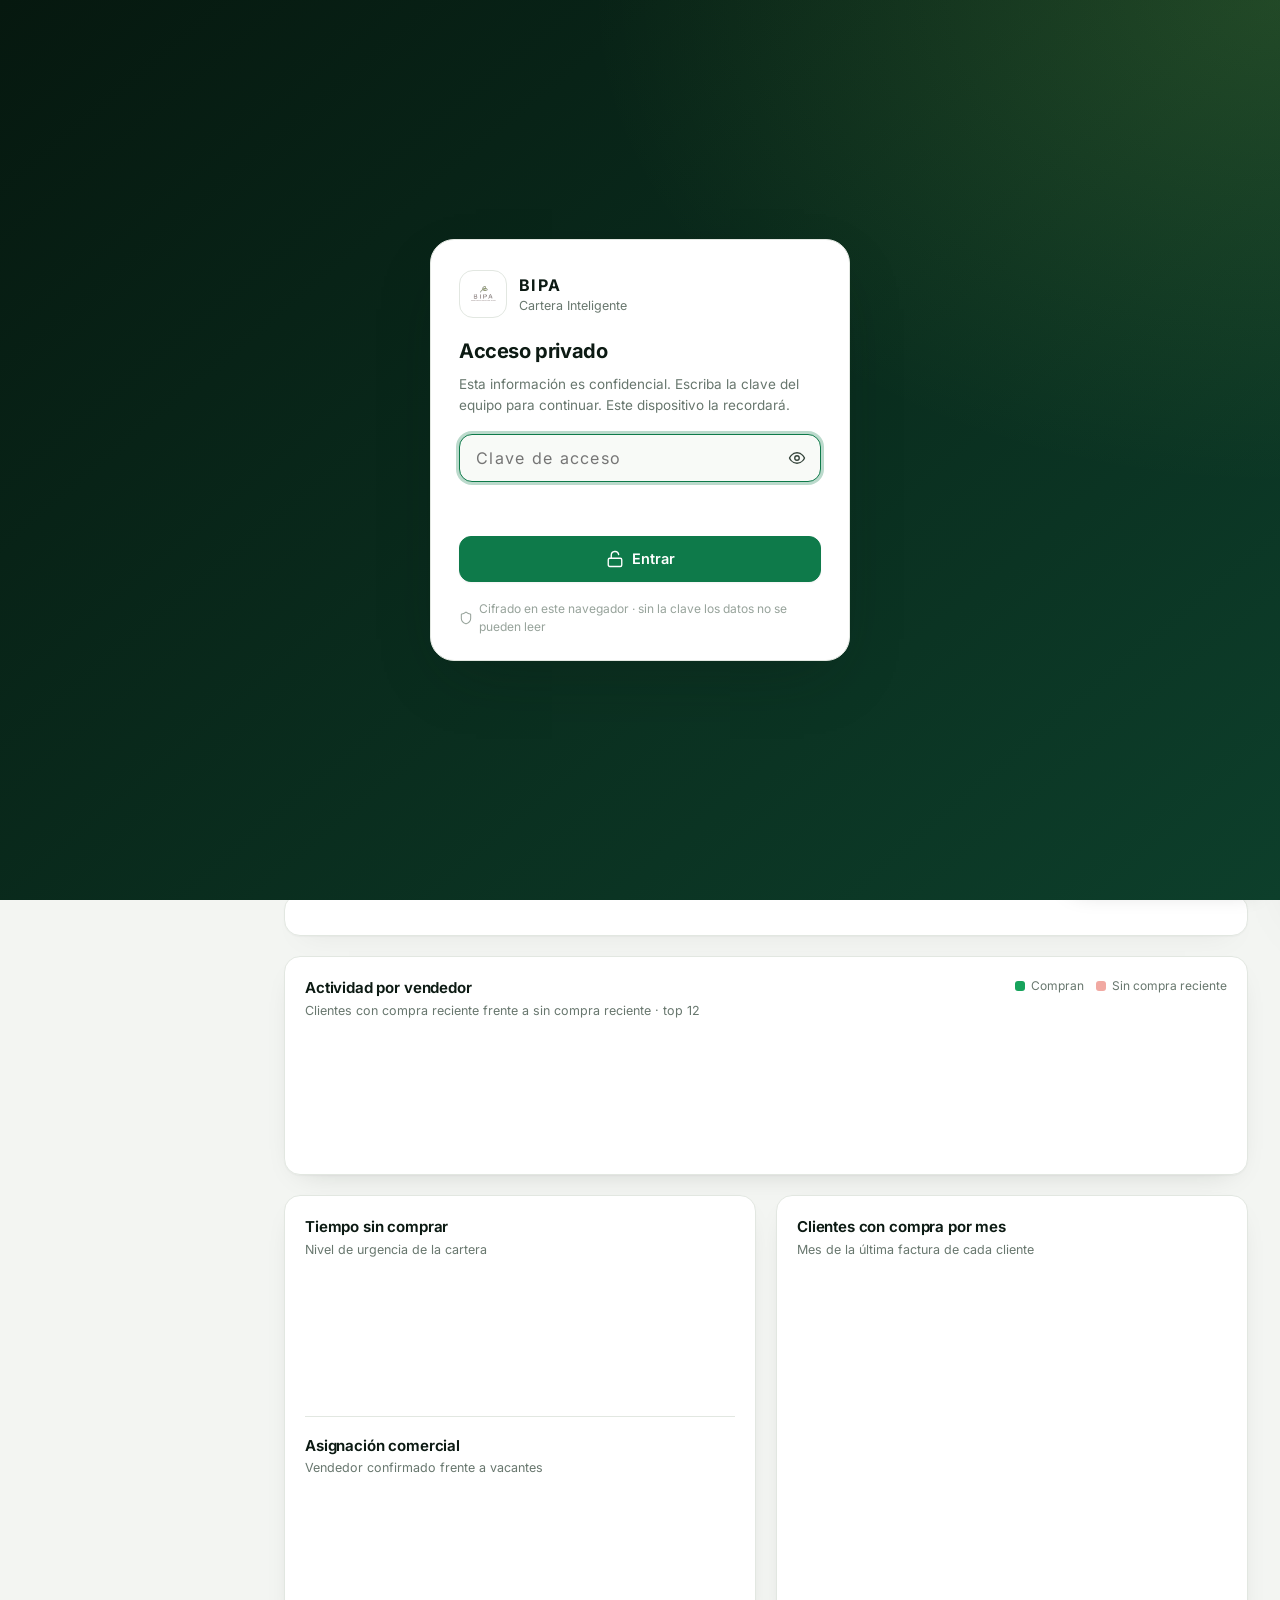
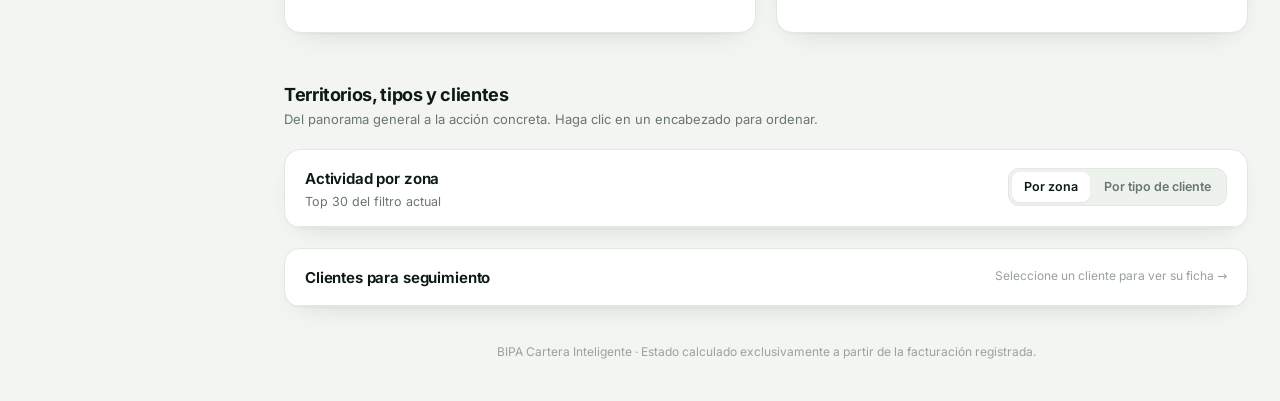
<file: index.html>
<!doctype html>
<html lang="es">
<head>
  <meta charset="utf-8">
  <meta name="viewport" content="width=device-width,initial-scale=1,viewport-fit=cover">
  <meta name="theme-color" content="#0b1a13">
  <meta name="robots" content="noindex,nofollow">
  <title>BIPA Cartera Inteligente</title>
  <link rel="icon" href="./logo.svg" type="image/svg+xml">
  <script>
    // Aplica el tema antes de pintar para evitar parpadeo.
    try {
      const saved = localStorage.getItem("bipa:theme");
      const dark = saved ? saved === "dark" : matchMedia("(prefers-color-scheme: dark)").matches;
      document.documentElement.dataset.theme = dark ? "dark" : "light";
    } catch { document.documentElement.dataset.theme = "light"; }
  </script>
  <script type="module" crossorigin src="./app/main-CM_gq-ZK.js"></script>
  <link rel="modulepreload" crossorigin href="./app/charts-DHG-3D5Z.js">
  <link rel="modulepreload" crossorigin href="./app/format-BtaPvZpD.js">
  <link rel="stylesheet" crossorigin href="./app/format-BuwOG7EF.css">
</head>
<body>
  <div class="app">
    <aside class="sidebar" aria-label="Navegación principal">
      <a class="brand" href="#" data-nav="dashboard">
        <span class="brandMark"><img src="./logo.svg" alt=""></span>
        <span class="brandText"><strong>BIPA</strong><small>Cartera Inteligente</small></span>
      </a>
      <nav class="nav">
        <span class="navLabel">Análisis</span>
        <a href="#" data-nav="dashboard"><span data-icon="dashboard"></span><span>Dashboard</span></a>
        <a href="#resumen-final" data-nav="final"><span data-icon="calendar"></span><span>Resumen final</span></a>
        <a href="#articulos" data-nav="articles"><span data-icon="package"></span><span>Artículos</span></a>
        <span class="navLabel">Acción</span>
        <a href="#enviar" data-nav="send"><span data-icon="send"></span><span>Enviar a vendedor</span><em class="navBadge" id="sendBadge"></em></a>
        <a href="./comparativo/"><span data-icon="target"></span><span>Comparativo 2025 vs 2026</span></a>
        <a href="./informe/"><span data-icon="download"></span><span>Informe gerencial</span></a>
        <a href="./asistente/"><span data-icon="send"></span><span>Pregúntale a BIPA (IA)</span></a>
      </nav>
      <div class="sideFoot">
        <div class="statusCard" id="statusCard">
          <div class="statusLine"><i class="dot"></i><strong id="statusLabel">Cargando…</strong></div>
          <small id="statusDetail">Abriendo el paquete de datos</small>
          <small class="period" id="periodText"></small>
        </div>
        <div class="sideActions">
          <button class="iconButton" type="button" id="refreshBtn" data-tip="Volver a leer los datos del sitio"><span data-icon="refresh"></span></button>
          <button class="iconButton" type="button" id="themeBtn" data-tip="Cambiar tema claro / oscuro"><span data-icon="moon"></span></button>
          <button class="iconButton" type="button" id="lockBtn" data-tip="Bloquear: volver a pedir la clave en este dispositivo"><span data-icon="lock"></span></button>
        </div>
      </div>
    </aside>

    <div class="main">
      <header class="topbar">
        <div class="topTitle">
          <a class="mobileBrand" href="#" data-nav="dashboard"><img src="./logo.svg" alt="BIPA"></a>
          <div>
            <h1 id="viewTitle">Dashboard</h1>
            <p id="viewSubtitle">Salud de la cartera y dónde actuar</p>
          </div>
        </div>
        <div class="topActions">
          <button class="searchTrigger" type="button" id="paletteBtn" aria-label="Buscar">
            <span data-icon="search"></span><span class="searchText">Buscar cliente, vendedor, zona…</span><kbd>Ctrl K</kbd>
          </button>
          <button class="button ghost onlyDashboard" type="button" id="exportBtn" data-tip="Descargar los clientes del filtro actual en CSV"><span data-icon="download"></span><span class="hideSm">Exportar</span></button>
          <button class="iconButton mobileOnly" type="button" id="themeBtnMobile" aria-label="Cambiar tema"><span data-icon="moon"></span></button>
        </div>
      </header>

      <main class="content">
        <!-- ===================== DASHBOARD ===================== -->
        <section class="view" data-view="dashboard">
          <div class="filterBar card" id="filterBar">
            <div class="filterHead">
              <button class="filterToggle" type="button" id="filterToggle" aria-expanded="true"><span data-icon="filter"></span>Filtros<em id="filterCount"></em><span data-icon="chevron" class="chev"></span></button>
              <label class="searchField"><span data-icon="search"></span><input id="searchInput" type="search" placeholder="Filtrar por nombre, código, zona…" autocomplete="off"></label>
              <button class="button subtle" type="button" id="resetBtn">Limpiar</button>
            </div>
            <div class="filterGrid" id="filterGrid">
              <label class="field"><span>Vendedor</span><select id="sellerFilter"></select></label>
              <label class="field"><span>Asignación</span><select id="assignmentFilter"><option value="">Todos</option><option value="CONFIRMADO">Vendedor confirmado</option><option value="VACANTE">Vacante / por confirmar</option></select></label>
              <label class="field"><span>Zona</span><select id="zoneFilter"></select></label>
              <label class="field"><span>Tipo de cliente</span><select id="typeFilter"></select></label>
              <label class="field"><span>Tiempo sin compra</span><select id="segmentFilter"></select></label>
              <label class="field"><span>Situación</span><select id="statusFilter"><option value="">Todos</option><option value="ACTIVO">Compra reciente</option><option value="INACTIVO">Sin compra reciente</option></select></label>
              <div class="field range">
                <span>Días sin compra <b id="dayRangeLabel">0 – 365+</b></span>
                <div class="rangeBox">
                  <div class="rangeTrack"><i id="rangeFill"></i></div>
                  <input id="dayMin" type="range" min="0" max="365" value="0" aria-label="Mínimo de días sin compra">
                  <input id="dayMax" type="range" min="0" max="365" value="365" aria-label="Máximo de días sin compra">
                </div>
              </div>
            </div>
            <div class="chips" id="activeFilters"></div>
          </div>

          <div class="kpiGrid" id="kpis"></div>

          <div class="grid insightRow">
            <article class="card insight">
              <span class="eyebrow"><span data-icon="spark"></span>Conclusión automática</span>
              <h2 id="executiveHeadline">Analizando la cartera…</h2>
              <p id="executiveText"></p>
            </article>
            <article class="card rings" id="rings"></article>
          </div>

          <div class="sectionHead"><div><h2>Dónde concentrar el esfuerzo</h2><p>Prioridades del filtro actual para llamadas, visitas y recuperación.</p></div></div>
          <div class="grid highlightRow" id="highlights"></div>
          <article class="card aging" id="aging"></article>

          <div class="grid chartGrid">
            <article class="card span2">
              <div class="cardHead"><div><h3>Actividad por vendedor</h3><p>Clientes con compra reciente frente a sin compra reciente · top 12</p></div>
                <div class="legend"><span><i style="--c:var(--good)"></i>Compran</span><span><i style="--c:var(--bad-soft-strong)"></i>Sin compra reciente</span></div></div>
              <div class="chart" id="chartSellers"></div>
            </article>
            <article class="card">
              <div class="cardHead"><div><h3>Tiempo sin comprar</h3><p>Nivel de urgencia de la cartera</p></div></div>
              <div class="chart" id="chartSegments"></div>
              <div class="cardHead spaced"><div><h3>Asignación comercial</h3><p>Vendedor confirmado frente a vacantes</p></div></div>
              <div class="chart" id="chartAssignment"></div>
            </article>
            <article class="card">
              <div class="cardHead"><div><h3>Clientes con compra por mes</h3><p>Mes de la última factura de cada cliente</p></div></div>
              <div class="chart" id="chartMonths"></div>
            </article>
          </div>

          <div id="dataFeedback"></div>

          <div class="sectionHead"><div><h2>Territorios, tipos y clientes</h2><p>Del panorama general a la acción concreta. Haga clic en un encabezado para ordenar.</p></div></div>
          <article class="card flush">
            <div class="cardHead pad"><div><h3 id="groupTitle">Actividad por zona</h3><p>Top 30 del filtro actual</p></div>
              <div class="segmented" id="groupTabs" role="tablist"><button type="button" class="active" data-group="zona" role="tab">Por zona</button><button type="button" data-group="tipo_cliente" role="tab">Por tipo de cliente</button></div></div>
            <div class="tableWrap"><table id="groupTable"></table></div>
          </article>
          <article class="card flush">
            <div class="cardHead pad"><div><h3>Clientes para seguimiento</h3><p id="clientCaption"></p></div><span class="hint">Seleccione un cliente para ver su ficha →</span></div>
            <div class="tableWrap tall"><table id="clientTable" class="clickable"></table></div>
          </article>
        </section>

        <!-- ===================== ENVIAR A VENDEDOR ===================== -->
        <section class="view" data-view="send" hidden>
          <div class="toolbar card">
            <div class="toolbarText"><strong id="sendSummary">Preparando mensajes…</strong><small>Clientes confirmados sin compra en los últimos 30 días o nunca facturados.</small></div>
            <label class="field compact"><span>Vendedor</span><select id="sellerMessageFilter"><option value="">Todos los vendedores</option></select></label>
            <div class="zonePicker" id="zonePicker">
              <span class="fieldLabel">Zonas</span>
              <button class="zoneButton selectLike" type="button" id="zonePickerButton" aria-expanded="false"><span id="zonePickerLabel">Todas las zonas</span><span data-icon="chevron"></span></button>
              <div class="zonePanel" id="zonePanel" hidden>
                <label class="searchField"><span data-icon="search"></span><input id="zoneSearchInput" type="search" placeholder="Buscar zona…"></label>
                <div class="zoneOptions" id="zoneOptions"></div>
                <button class="button subtle small" type="button" id="clearSellerZones">Limpiar zonas</button>
              </div>
            </div>
            <button class="button primary" type="button" id="copyAllSellerMessages"><span data-icon="copy"></span>Copiar todos</button>
          </div>
          <div class="chips" id="selectedZoneChips"></div>
          <div class="sellerGrid" id="sellerMessages"></div>
        </section>

        <!-- ===================== RESUMEN FINAL ===================== -->
        <section class="view" data-view="final" hidden>
          <div class="toolbar card">
            <div class="toolbarText"><strong id="finalSummary">Seleccione el periodo</strong><small>Calculado con las compras registradas dentro de los meses elegidos.</small></div>
            <div class="monthChips" id="finalMonths"></div>
            <button class="button subtle" type="button" id="finalClearMonths">Ver todo</button>
            <a class="button primary" href="./informe/"><span data-icon="download"></span>Informe gerencial PDF</a>
          </div>
          <div class="filterBar card" id="finalFilterBar">
            <div class="filterHead">
              <button class="filterToggle" type="button" id="finalFilterToggle" aria-expanded="true"><span data-icon="filter"></span>Filtros y escenarios<em id="finalFilterCount"></em><span data-icon="chevron" class="chev"></span></button>
              <label class="searchField"><span data-icon="search"></span><input id="finalSearch" type="search" placeholder="Cliente, código, zona…" autocomplete="off"></label>
              <button class="button ghost" type="button" id="finalExport" data-tip="Descargar los clientes del escenario en CSV"><span data-icon="download"></span><span class="hideSm">Exportar</span></button>
              <button class="button subtle" type="button" id="finalReset">Limpiar</button>
            </div>
            <div class="filterGrid" id="finalFilterGrid">
              <label class="field"><span>Vendedor</span><select id="ffSeller"></select></label>
              <label class="field"><span>Asignación</span><select id="ffAssignment"><option value="">Todos</option><option value="CONFIRMADO">Vendedor confirmado</option><option value="VACANTE">Vacante / por confirmar</option></select></label>
              <label class="field"><span>Zona</span><select id="ffZone"></select></label>
              <label class="field"><span>Tipo de cliente</span><select id="ffType"></select></label>
              <label class="field"><span>Tiempo sin compra hoy</span><select id="ffSegment"></select></label>
              <label class="field"><span>Situación hoy</span><select id="ffStatus"><option value="">Todos</option><option value="ACTIVO">Compra reciente</option><option value="INACTIVO">Sin compra reciente</option></select></label>
              <label class="field"><span>Comportamiento en el periodo</span><select id="ffBehavior"><option value="">Todos los que compraron</option><option value="RECURRENTE">Compraron todos los meses elegidos</option><option value="OCASIONAL">Compraron un solo mes</option><option value="NUEVO">Nuevos: primera compra en el periodo</option><option value="DEJO">Dejaron de comprar al final del periodo</option></select></label>
              <label class="field"><span>Escenario</span><select id="ffTopN"><option value="0">Todos los clientes</option><option value="10">Solo los 10 mayores</option><option value="20">Solo los 20 mayores</option><option value="50">Solo los 50 mayores</option><option value="100">Solo los 100 mayores</option></select></label>
              <label class="field"><span>Venta mínima en el periodo</span><input id="ffMinSale" type="number" min="0" step="100" placeholder="$ 0"></label>
              <label class="field"><span>Comparar con</span><select id="ffCompare"><option value="">Sin comparación</option><option value="anterior">El periodo anterior de igual duración</option></select></label>
              <label class="field check"><span>Vendedor elegido</span><label class="switch"><input type="checkbox" id="ffExcludeSeller">Excluirlo en vez de incluirlo</label></label>
            </div>
            <div class="chips" id="finalChips"></div>
          </div>
          <div class="kpiGrid" id="finalKpis"></div>
          <article class="card insight" id="finalInsight"></article>
          <article class="card">
            <div class="cardHead"><div><h3>Resultado por mes</h3><p>Venta total registrada y clientes que compraron en cada mes</p></div></div>
            <div class="chart" id="chartFinalMonths"></div>
          </article>
          <div class="grid two">
            <article class="card flush"><div class="cardHead pad"><div><h3>Resultado por vendedor</h3><p>Ranking de cartera activada y ventas</p></div></div><div class="tableWrap"><table id="finalSellerTable"></table></div></article>
            <article class="card flush"><div class="cardHead pad"><div><h3>Resultado por zona</h3><p>Dónde se concentró la facturación</p></div></div><div class="tableWrap"><table id="finalZoneTable"></table></div></article>
          </div>
          <article class="card flush"><div class="cardHead pad"><div><h3>Clientes facturados del periodo</h3><p>Clientes que compraron dentro del rango seleccionado</p></div></div><div class="tableWrap tall"><table id="finalClientTable" class="clickable"></table></div></article>
        </section>

        <!-- ===================== ARTÍCULOS ===================== -->
        <section class="view" data-view="articles" hidden>
          <div class="toolbar card">
            <div class="toolbarText"><strong id="articleSummary">Preparando artículos…</strong><small>Venta, unidades, clientes compradores y peso por producto.</small></div>
            <label class="searchField boxed"><span data-icon="search"></span><input id="articleSearchInput" type="search" placeholder="Producto o código…" autocomplete="off"></label>
            <div class="monthChips" id="articleMonths"></div>
            <button class="button subtle" type="button" id="articleClearMonths">Ver todo</button>
            <label class="switch" data-tip="FLETE es un servicio: al no registrar peso distorsiona la venta por peso y los rankings de productos."><input type="checkbox" id="articleFreight" checked>Incluir fletes</label>
          </div>
          <div id="articleEmptyState"></div>
          <div class="kpiGrid" id="articleKpis"></div>
          <div class="grid two">
            <article class="card"><div class="cardHead"><div><h3>Top artículos por venta</h3><p>Productos que más facturación generan</p></div></div><div class="chart" id="chartArtSales"></div></article>
            <article class="card"><div class="cardHead"><div><h3>Top artículos por peso</h3><p>Mayor volumen de peso registrado</p></div></div><div class="chart" id="chartArtWeight"></div></article>
            <article class="card"><div class="cardHead"><div><h3>Top artículos por unidades</h3><p>Mayor salida por cantidad</p></div></div><div class="chart" id="chartArtUnits"></div></article>
            <article class="card"><div class="cardHead"><div><h3>Venta por peso</h3><p>Ingreso por cada unidad de peso registrada</p></div></div><div class="chart" id="chartArtValue"></div></article>
          </div>
          <article class="card flush"><div class="cardHead pad"><div><h3>Ranking general de artículos</h3><p>Ordenado por venta dentro del periodo</p></div></div><div class="tableWrap tall"><table id="articleTable"></table></div></article>
        </section>

        <footer class="footer">BIPA Cartera Inteligente · Estado calculado exclusivamente a partir de la facturación registrada.</footer>
      </main>
    </div>

    <nav class="tabbar" aria-label="Navegación">
      <a href="#" data-nav="dashboard"><span data-icon="dashboard"></span><span>Inicio</span></a>
      <a href="#enviar" data-nav="send"><span data-icon="send"></span><span>Enviar</span></a>
      <a href="#resumen-final" data-nav="final"><span data-icon="calendar"></span><span>Resumen</span></a>
      <a href="#articulos" data-nav="articles"><span data-icon="package"></span><span>Artículos</span></a>
    </nav>
  </div>

  <div class="scrim" id="scrim" hidden></div>
  <aside class="drawer" id="drawer" aria-hidden="true" aria-labelledby="drawerTitle"></aside>

  <div class="palette" id="palette" hidden>
    <div class="paletteBox" role="dialog" aria-modal="true" aria-label="Buscar">
      <label class="paletteInput"><span data-icon="search"></span><input id="paletteInput" type="text" placeholder="Buscar cliente, código, vendedor, zona o vista…" autocomplete="off"><kbd>Esc</kbd></label>
      <div class="paletteResults" id="paletteResults" role="listbox"></div>
    </div>
  </div>


<a href="./asistente/" class="bipaIaFab" title="Pregúntale a BIPA" style="position:fixed;right:18px;bottom:calc(18px + env(safe-area-inset-bottom,0px));z-index:50;display:flex;align-items:center;gap:8px;padding:12px 16px;border-radius:999px;background:#16603f;color:#fff;font:600 14px/1 Inter,system-ui,sans-serif;text-decoration:none;box-shadow:0 8px 24px rgba(0,0,0,.22)"><span aria-hidden="true" style="font-size:16px">✦</span>Pregúntale a BIPA</a>
</body>
</html>
</file>
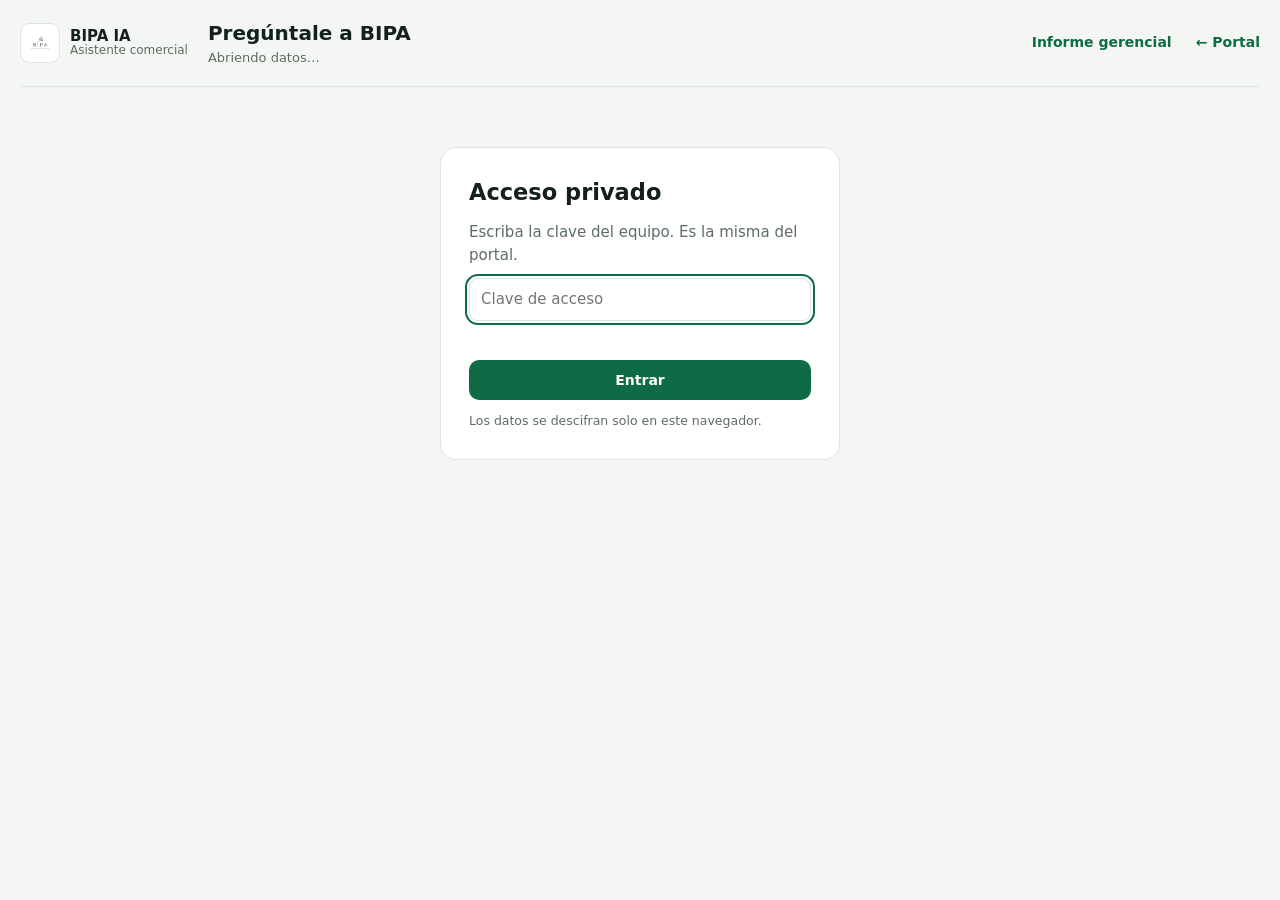
<file: asistente/index.html>
<!doctype html>
<html lang="es">
<head>
  <meta charset="utf-8">
  <meta name="viewport" content="width=device-width,initial-scale=1,viewport-fit=cover">
  <meta name="robots" content="noindex,nofollow">
  <meta name="theme-color" content="#0b1a13">
  <title>BIPA IA · Asistente comercial</title>
  <link rel="icon" href="../logo.svg" type="image/svg+xml">
  <script>
    try {
      const saved = localStorage.getItem("bipa:theme");
      const dark = saved ? saved === "dark" : matchMedia("(prefers-color-scheme: dark)").matches;
      document.documentElement.dataset.theme = dark ? "dark" : "light";
    } catch { document.documentElement.dataset.theme = "light"; }
  </script>
  <link rel="stylesheet" href="../informe/estilos.css">
  <link rel="stylesheet" href="./asistente.css">
</head>
<body>
  <header class="top">
    <a class="brand" href="../" title="Volver al portal">
      <img src="../logo.svg" alt="">
      <span><strong>BIPA IA</strong><small>Asistente comercial</small></span>
    </a>
    <div class="topTitle"><h1>Pregúntale a BIPA</h1><p id="cutText">Abriendo datos…</p></div>
    <a class="back" href="../informe/">Informe gerencial</a>
    <a class="back" href="../">← Portal</a>
  </header>

  <p id="loading" class="loading">Abriendo el paquete de datos cifrado…</p>

  <section id="lock" class="lock" hidden>
    <form id="lockForm" class="lockCard">
      <h2>Acceso privado</h2>
      <p>Escriba la clave del equipo. Es la misma del portal.</p>
      <label for="lockPass" class="sr">Clave de acceso</label>
      <input id="lockPass" type="password" autocomplete="current-password" placeholder="Clave de acceso">
      <p id="lockMsg" class="lockMsg" role="alert"></p>
      <button id="lockBtn" class="btn primary" type="submit">Entrar</button>
      <small>Los datos se descifran solo en este navegador.</small>
    </form>
  </section>

  <section id="noData" class="lock" hidden>
    <div class="lockCard">
      <h2>Faltan los datos 2.0</h2>
      <p>El asistente usa el paquete del informe 2.0 (datos2.enc), que todavía no está publicado. Mientras tanto puede cargar el Excel de facturación; se lee solo en este navegador.</p>
      <label class="btn primary fileBtn">Cargar Excel de facturación<input id="xlsInput" type="file" accept=".xlsx"></label>
      <p id="noDataMsg" class="hint"></p>
    </div>
  </section>

  <main id="chat" class="chat" hidden>
    <div class="chatBar">
      <button id="newChat" class="btn ghost small" type="button">Nueva conversación</button>
      <button id="settingsBtn" class="btn ghost small" type="button">Configuración</button>
    </div>

    <div id="basicBar" class="basicBar" hidden>
      <p>Trabajando con los datos del portal (por mes). La empresa de cada factura, las fechas por día y la antigüedad del saldo llegan con el paquete del informe 2.0.</p>
      <label class="btn ghost small fileBtn">Cargar Excel para detalle completo<input id="xlsMore" type="file" accept=".xlsx"></label>
    </div>

    <form id="settings" class="settings card" hidden>
      <h3>Configuración del asistente</h3>
      <div id="settingsForm" class="settingsGrid">
        <label class="field"><span>Llave de Gemini (API key)</span><input id="fKey" type="password" autocomplete="off" placeholder="Pegue aquí su llave"></label>
        <p class="hint">Sáquela gratis en <a href="https://aistudio.google.com/apikey" target="_blank" rel="noopener">aistudio.google.com/apikey</a>. Se guarda solo en este navegador; no se publica en la página.</p>
        <label class="field"><span>Modelo</span><input id="fModel" type="text" autocomplete="off" spellcheck="false"></label>
        <label class="field"><span>Qué datos puede ver la IA</span>
          <select id="fPriv">
            <option value="nombres">Nombres de clientes, sin teléfonos ni códigos</option>
            <option value="cifras">Solo cifras (sin nombres de clientes)</option>
            <option value="todo">Todo, incluidos teléfonos</option>
          </select>
        </label>
        <p class="hint">En el plan gratuito de Gemini, Google puede usar lo que se le envía para mejorar sus productos.</p>
        <div class="actions"><button class="btn primary" type="submit">Guardar</button><button id="forgetKey" class="btn ghost" type="button">Borrar llave</button></div>
        <div class="testBox">
          <p class="hint"><b>Prueba de precisión:</b> el asistente responde 20 preguntas cuya respuesta correcta se calcula aquí mismo con sus datos, y se marca cada acierto. Tarda unos minutos porque respeta los límites del plan gratuito.</p>
          <button id="testBtn" class="btn ghost" type="button">Probar precisión del agente</button>
        </div>
      </div>
    </form>

    <div id="welcome" class="welcome">
      <h2>¿Qué quiere saber hoy?</h2>
      <p>Respondo con los datos reales de la cartera y la facturación. Pruebe con:</p>
      <div class="chips">
        <button class="chip" type="button">¿Cómo nos fue el mes pasado y por qué?</button>
        <button class="chip" type="button">¿Cómo va este mes frente al anterior?</button>
        <button class="chip" type="button" data-full>¿Qué productos de AREZ están cayendo?</button>
        <button class="chip" type="button" data-basic>¿Qué productos están cayendo?</button>
        <button class="chip" type="button">¿A qué clientes debería llamar esta semana?</button>
        <button class="chip" type="button">¿Quiénes deben más y siguen comprando?</button>
        <button class="chip" type="button">Compara a los vendedores</button>
        <button class="chip" type="button" data-full>¿Qué productos se venden juntos?</button>
        <button class="chip" type="button" data-basic>¿Qué zona creció más este trimestre?</button>
        <button class="chip" type="button">¿Cómo actualizo los datos del portal?</button>
      </div>
    </div>

    <div id="log" class="log" aria-live="polite"></div>

    <form id="askForm" class="ask">
      <label for="askInput" class="sr">Pregunta</label>
      <textarea id="askInput" rows="1" placeholder="Pregunte sobre ventas, clientes, productos, cobranza…"></textarea>
      <button id="askBtn" class="btn primary" type="submit">Enviar</button>
    </form>
    <p class="fine">BIPA IA puede equivocarse al interpretar una pregunta. Las cifras salen de los datos; verifique las decisiones importantes en el informe.</p>
  </main>

  <div id="toast" class="toast" hidden role="status"></div>

  <script src="../informe/datos.js"></script>
  <script src="../informe/motor.js"></script>
  <script src="../informe/motor2.js"></script>
  <script src="./herramientas.js"></script>
  <script src="./contexto.js"></script>
  <script src="./prueba.js"></script>
  <script src="./asistente.js"></script>
</body>
</html>
</file>
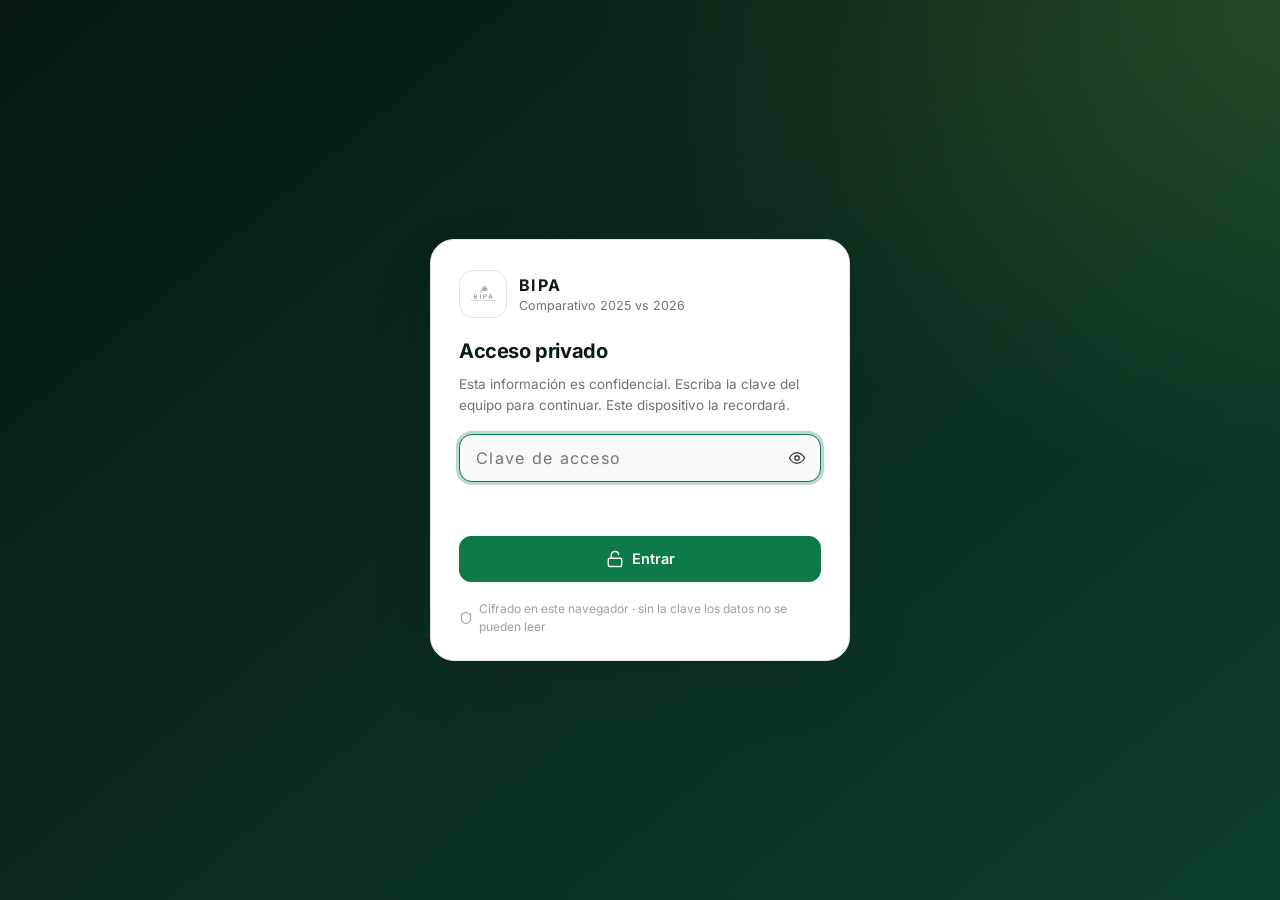
<file: comparativo/index.html>
<!doctype html>
<html lang="es">
<head>
  <meta charset="utf-8">
  <meta name="viewport" content="width=device-width,initial-scale=1,viewport-fit=cover">
  <meta name="theme-color" content="#0b1a13">
  <meta name="robots" content="noindex,nofollow">
  <title>Comparativo 2025 vs 2026 · BIPA</title>
  <link rel="icon" href="../logo.svg" type="image/svg+xml">
  <script>
    try {
      const saved = localStorage.getItem("bipa:theme");
      const dark = saved ? saved === "dark" : matchMedia("(prefers-color-scheme: dark)").matches;
      document.documentElement.dataset.theme = dark ? "dark" : "light";
    } catch { document.documentElement.dataset.theme = "light"; }
  </script>
  <script type="module" crossorigin src="../app/comparativo-C2T9vP7O.js"></script>
  <link rel="modulepreload" crossorigin href="../app/charts-DHG-3D5Z.js">
  <link rel="modulepreload" crossorigin href="../app/format-BtaPvZpD.js">
  <link rel="stylesheet" crossorigin href="../app/format-BuwOG7EF.css">
  <link rel="stylesheet" crossorigin href="../app/comparativo-oIDnu0LH.css">
</head>
<body>
  <div class="app">
    <aside class="sidebar" aria-label="Navegación principal">
      <a class="brand" href="#" data-nav="panorama">
        <span class="brandMark"><img src="../logo.svg" alt=""></span>
        <span class="brandText"><strong>BIPA</strong><small>Comparativo 2025 vs 2026</small></span>
      </a>
      <nav class="nav">
        <span class="navLabel">Comparar</span>
        <a href="#" data-nav="panorama"><span data-icon="dashboard"></span><span>Panorama</span></a>
        <a href="#puente" data-nav="puente"><span data-icon="users"></span><span>Puente de variación</span></a>
        <a href="#proyeccion" data-nav="proyeccion"><span data-icon="target"></span><span>Proyección</span></a>
        <span class="navLabel">Ir a</span>
        <a href="../"><span data-icon="calendar"></span><span>Cartera Inteligente</span></a>
        <a href="../informe/"><span data-icon="download"></span><span>Informe gerencial</span></a>
        <a href="../asistente/"><span data-icon="send"></span><span>Pregúntale a BIPA (IA)</span></a>
      </nav>
      <div class="sideFoot">
        <div class="statusCard" id="statusCard">
          <div class="statusLine"><i class="dot"></i><strong id="statusLabel">Cargando…</strong></div>
          <small id="statusDetail">Abriendo el paquete de datos</small>
          <small class="period" id="periodText"></small>
        </div>
        <div class="sideActions">
          <button class="iconButton" type="button" id="themeBtn" data-tip="Cambiar tema claro / oscuro"><span data-icon="moon"></span></button>
          <button class="iconButton" type="button" id="lockBtn" data-tip="Bloquear: volver a pedir la clave en este dispositivo"><span data-icon="lock"></span></button>
        </div>
      </div>
    </aside>

    <div class="main">
      <header class="topbar">
        <div class="topTitle">
          <a class="mobileBrand" href="#" data-nav="panorama"><img src="../logo.svg" alt="BIPA"></a>
          <div>
            <h1 id="viewTitle">Panorama</h1>
            <p id="viewSubtitle">Cómo vamos frente al mismo periodo del año pasado</p>
          </div>
        </div>
        <div class="topActions">
          <button class="iconButton mobileOnly" type="button" id="themeBtnMobile" aria-label="Cambiar tema"><span data-icon="moon"></span></button>
        </div>
      </header>

      <main class="content">
        <section class="view" data-view="panorama">
          <div class="kpiGrid" id="panoramaKpis"></div>
          <article class="card insight" id="panoramaInsight"></article>
          <div class="grid two">
            <article class="card"><div class="cardHead"><div><h3>Venta por mes</h3><p>Los dos años, mes contra mes; el mes en curso llega hasta el mismo día del año pasado</p></div></div><div class="chart" id="chartMensual"></div></article>
            <article class="card"><div class="cardHead"><div><h3>Venta acumulada</h3><p>Cuánto llevamos vendido en el año frente al año pasado</p></div></div><div class="chart" id="chartAcum"></div></article>
          </div>
          <article class="card flush"><div class="cardHead pad"><div><h3>Por empresa</h3><p>Mismo periodo de cada año</p></div></div><div class="tableWrap" id="tablaEmpresas"></div></article>
        </section>

        <section class="view" data-view="puente" hidden>
          <article class="card">
            <div class="cardHead"><div><h3>Puente de variación de la venta</h3><p>Suma de la diferencia de cada cliente, en el mismo periodo de los dos años</p></div></div>
            <div class="chart" id="chartPuente"></div>
            <div class="reading" id="puenteResumen"></div>
          </article>
          <div class="grid two" id="puenteListas"></div>
        </section>

        <section class="view" data-view="proyeccion" hidden>
          <article class="card">
            <div class="cardHead"><div><h3>¿Cuánto vamos a vender de aquí a diciembre?</h3><p>Línea verde: lo real de este año. Línea punteada: lo más probable. Franja: entre el peor y el mejor caso</p></div></div>
            <div class="chart" id="chartProyeccion"></div>
            <div class="reading" id="proyeccionResumen"></div>
          </article>
          <article class="card flush"><div class="cardHead pad"><div><h3>Tres escenarios, mes a mes</h3><p>Cuánto venderíamos cada mes según cómo siga el ritmo, y en cuánto cerraría el año</p></div></div><div class="tableWrap" id="tablaProyeccion"></div></article>
          <article class="card flush"><div class="cardHead pad"><div><h3>¿Qué tan confiable es?</h3><p>Probamos el método con los meses que ya pasaron: qué habría estimado y qué vendimos de verdad</p></div></div><div class="tableWrap" id="tablaBacktest"></div><p class="reading pad" id="backtestResumen"></p></article>
          <article class="card notice"><h3>¿Cuántos kilos de parafina hay que producir?</h3><p>Todavía no se puede calcular: falta saber cuántos kilos de parafina lleva cada producto. En cuanto tengamos esa tabla, aquí aparecerá la producción estimada de cada mes.</p></article>
        </section>

      </main>
    </div>
  </div>
  <div id="toasts" aria-live="polite"></div>
</body>
</html>
</file>
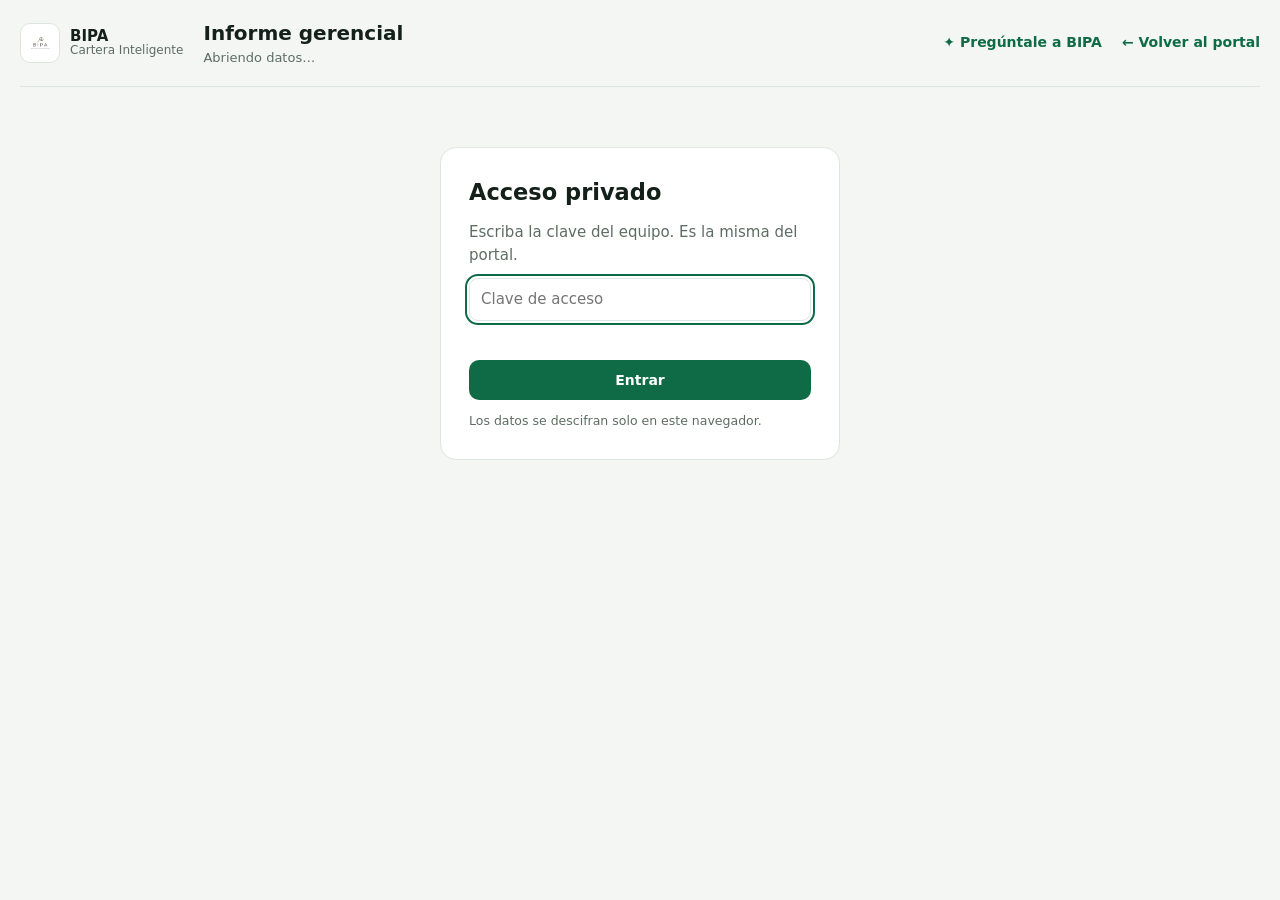
<file: informe/index.html>
<!doctype html>
<html lang="es">
<head>
  <meta charset="utf-8">
  <meta name="viewport" content="width=device-width,initial-scale=1,viewport-fit=cover">
  <meta name="robots" content="noindex,nofollow">
  <meta name="theme-color" content="#0b1a13">
  <title>Informe gerencial · BIPA Cartera Inteligente</title>
  <link rel="icon" href="../logo.svg" type="image/svg+xml">
  <script>
    try {
      const saved = localStorage.getItem("bipa:theme");
      const dark = saved ? saved === "dark" : matchMedia("(prefers-color-scheme: dark)").matches;
      document.documentElement.dataset.theme = dark ? "dark" : "light";
    } catch { document.documentElement.dataset.theme = "light"; }
  </script>
  <link rel="stylesheet" href="./estilos.css">
</head>
<body>
  <header class="top">
    <a class="brand" href="../" title="Volver al portal">
      <img src="../logo.svg" alt="">
      <span><strong>BIPA</strong><small>Cartera Inteligente</small></span>
    </a>
    <div class="topTitle"><h1>Informe gerencial</h1><p id="cutText">Abriendo datos…</p></div>
    <a class="back" href="../asistente/">✦ Pregúntale a BIPA</a>
    <a class="back" href="../#resumen-final">← Volver al portal</a>
  </header>

  <p id="loading" class="loading">Abriendo el paquete de datos cifrado…</p>

  <section id="lock" class="lock" hidden>
    <form id="lockForm" class="lockCard">
      <h2>Acceso privado</h2>
      <p>Escriba la clave del equipo. Es la misma del portal.</p>
      <label for="lockPass" class="sr">Clave de acceso</label>
      <input id="lockPass" type="password" autocomplete="current-password" placeholder="Clave de acceso">
      <p id="lockMsg" class="lockMsg" role="alert"></p>
      <button id="lockBtn" class="btn primary" type="submit">Entrar</button>
      <small>Los datos se descifran solo en este navegador.</small>
    </form>
  </section>

  <main id="app" class="layout" hidden>
    <form id="form" class="panel" aria-label="Opciones del informe">
      <fieldset class="dataBox">
        <legend>Datos</legend>
        <p id="dataStatus" class="dataStatus"></p>
        <p id="dataHint" class="hint"></p>
        <div class="dataBtns">
          <label class="btn ghost small fileBtn">Cargar Excel de facturación<input id="xlsInput" type="file" accept=".xlsx,application/vnd.openxmlformats-officedocument.spreadsheetml.sheet"></label>
          <button id="sealBtn" class="btn ghost small" type="button" hidden>Descargar datos2.enc</button>
        </div>
      </fieldset>

      <fieldset>
        <legend>1 · ¿Para quién es?</legend>
        <label class="field"><span>Destinatario</span>
          <select id="fAudience">
            <option value="general">Gerencia general</option>
            <option value="ventas">Gerencia de ventas</option>
            <option value="cobranza">Cobranza</option>
            <option value="vendedor">Un vendedor</option>
          </select>
        </label>
        <div class="depth" role="radiogroup" aria-label="Profundidad">
          <label><input type="radio" name="depth" value="ejecutivo"><span><b>Ejecutivo</b><small>1 página</small></span></label>
          <label><input type="radio" name="depth" value="estandar" checked><span><b>Estándar</b><small id="depthStd">Por secciones</small></span></label>
          <label><input type="radio" name="depth" value="completo"><span><b>Completo</b><small>Con anexos</small></span></label>
        </div>
      </fieldset>

      <fieldset>
        <legend>2 · Periodo</legend>
        <label class="field"><span>Periodo del informe</span>
          <select id="fPeriod">
            <option value="ultimo">Último mes cerrado</option>
            <option value="actual">Mes en curso</option>
            <option value="trimestre">Último trimestre</option>
            <option value="anio">Año a la fecha</option>
            <option value="todo">Todo el historial</option>
            <option value="rango">Elegir meses…</option>
          </select>
        </label>
        <div id="rangeFields" class="two" hidden>
          <label class="field"><span>Desde</span><select id="fFrom"></select></label>
          <label class="field"><span>Hasta</span><select id="fTo"></select></label>
        </div>
        <p class="hint">Siempre se compara con el periodo anterior de la misma duración.</p>
      </fieldset>

      <fieldset>
        <legend>3 · Recorte</legend>
        <div id="empBox" class="field" hidden><span>Empresas</span><div id="empList" class="empList"></div></div>
        <label class="field"><span>Vendedor</span><select id="fSeller"></select></label>
        <label class="field"><span>Zona</span><select id="fZone"></select></label>
        <label class="field"><span>Tipo de cliente</span><select id="fType"></select></label>
        <label class="field"><span>Asignación</span>
          <select id="fAssign"><option value="">Todas</option><option value="CONFIRMADO">Vendedor confirmado</option><option value="VACANTE">Vacantes / por confirmar</option></select>
        </label>
      </fieldset>

      <details>
        <summary>Umbrales de alerta</summary>
        <label class="field"><span>Marcar en rojo una caída mayor a (%)</span><input id="fDrop" type="number" min="1" max="90" value="10"></label>
        <label class="field"><span>Cliente a recuperar después de (días sin compra)</span><input id="fRisk" type="number" min="7" max="365" value="30"></label>
        <label class="field"><span>Filas por tabla</span><input id="fTop" type="number" min="5" max="50" value="10"></label>
        <label class="check"><input id="fFreight" type="checkbox"> Incluir fletes en productos</label>
      </details>
    </form>

    <section class="preview" aria-live="polite">
      <div class="pvHead">
        <div><span class="eyebrow">Vista previa</span><h2 id="pvTitle"></h2><p id="pvMeta"></p></div>
        <div class="actions">
          <button id="waBtn" class="btn ghost" type="button">Copiar para WhatsApp</button>
          <button id="xlsBtn" class="btn ghost" type="button" hidden>Excel de respaldo</button>
          <button id="pdfBtn" class="btn primary" type="button">Generar PDF</button>
        </div>
      </div>
      <p id="pdfHint" class="hint"></p>
      <textarea id="waFallback" class="waFallback" hidden readonly aria-label="Resumen para copiar"></textarea>
      <div id="pvKpis" class="kpis"></div>
      <div class="card">
        <h3>Venta mensual</h3>
        <div id="pvChart" class="chart"></div>
        <p id="pvLegend" class="legend"></p>
      </div>
      <div id="pvEmpCard" class="card" hidden>
        <h3>Resultado por empresa</h3>
        <div class="tableWrap"><table id="pvEmp" class="mini"></table></div>
      </div>
      <div class="card">
        <h3>Conclusiones clave</h3>
        <ul id="pvConclusions" class="conclusions"></ul>
      </div>
      <div class="card">
        <h3>Acciones recomendadas</h3>
        <ul id="pvActions" class="actionsList"></ul>
      </div>
    </section>
  </main>

  <div id="toast" class="toast" hidden role="status"></div>

  <script src="./vendor/jspdf.umd.min.js"></script>
  <script src="./vendor/jspdf.plugin.autotable.min.js"></script>
  <script src="./motor.js"></script>
  <script src="./pdf.js"></script>
  <script src="./datos.js"></script>
  <script src="./motor2.js"></script>
  <script src="./pdf2.js"></script>
  <script src="./excel.js"></script>
  <script src="./app.js"></script>
</body>
</html>
</file>
<file: app/format-BuwOG7EF.css>
@font-face{font-family:Inter Variable;font-style:normal;font-display:swap;font-weight:100 900;src:url(./inter-cyrillic-ext-wght-normal-BOeWTOD4.woff2) format("woff2-variations");unicode-range:U+0460-052F,U+1C80-1C8A,U+20B4,U+2DE0-2DFF,U+A640-A69F,U+FE2E-FE2F}@font-face{font-family:Inter Variable;font-style:normal;font-display:swap;font-weight:100 900;src:url(./inter-cyrillic-wght-normal-DqGufNeO.woff2) format("woff2-variations");unicode-range:U+0301,U+0400-045F,U+0490-0491,U+04B0-04B1,U+2116}@font-face{font-family:Inter Variable;font-style:normal;font-display:swap;font-weight:100 900;src:url(./inter-greek-ext-wght-normal-DlzME5K_.woff2) format("woff2-variations");unicode-range:U+1F00-1FFF}@font-face{font-family:Inter Variable;font-style:normal;font-display:swap;font-weight:100 900;src:url(./inter-greek-wght-normal-CkhJZR-_.woff2) format("woff2-variations");unicode-range:U+0370-0377,U+037A-037F,U+0384-038A,U+038C,U+038E-03A1,U+03A3-03FF}@font-face{font-family:Inter Variable;font-style:normal;font-display:swap;font-weight:100 900;src:url(./inter-vietnamese-wght-normal-CBcvBZtf.woff2) format("woff2-variations");unicode-range:U+0102-0103,U+0110-0111,U+0128-0129,U+0168-0169,U+01A0-01A1,U+01AF-01B0,U+0300-0301,U+0303-0304,U+0308-0309,U+0323,U+0329,U+1EA0-1EF9,U+20AB}@font-face{font-family:Inter Variable;font-style:normal;font-display:swap;font-weight:100 900;src:url(./inter-latin-ext-wght-normal-DO1Apj_S.woff2) format("woff2-variations");unicode-range:U+0100-02BA,U+02BD-02C5,U+02C7-02CC,U+02CE-02D7,U+02DD-02FF,U+0304,U+0308,U+0329,U+1D00-1DBF,U+1E00-1E9F,U+1EF2-1EFF,U+2020,U+20A0-20AB,U+20AD-20C0,U+2113,U+2C60-2C7F,U+A720-A7FF}@font-face{font-family:Inter Variable;font-style:normal;font-display:swap;font-weight:100 900;src:url(./inter-latin-wght-normal-Dx4kXJAl.woff2) format("woff2-variations");unicode-range:U+0000-00FF,U+0131,U+0152-0153,U+02BB-02BC,U+02C6,U+02DA,U+02DC,U+0304,U+0308,U+0329,U+2000-206F,U+20AC,U+2122,U+2191,U+2193,U+2212,U+2215,U+FEFF,U+FFFD}:root{--font: "Inter Variable", "Inter", system-ui, -apple-system, "Segoe UI", sans-serif;--bg: #f3f5f2;--surface: #ffffff;--surface-2: #f8faf7;--surface-3: #eef2ed;--border: #e2e7e1;--border-strong: #cfd7ce;--text: #0c1a13;--text-2: #334239;--muted: #68776e;--faint: #97a39b;--brand: #0e7a4a;--brand-strong: #0a5c37;--brand-ink: #ffffff;--brand-soft: #e3f3ea;--lime: #b7f45d;--hero-1: #06180f;--hero-2: #0d3f2b;--good: #17a35c;--good-soft: #e2f5ea;--warn: #c98a06;--warn-soft: #fdf3dc;--orange: #e2701c;--orange-soft: #fdeede;--bad: #d9443b;--bad-soft: #fde8e6;--bad-soft-strong: #f1a9a2;--neutral: #8b9891;--neutral-soft: #edf0ee;--chart-grid: #eef2ee;--radius-lg: 20px;--radius: 16px;--radius-sm: 11px;--shadow-sm: 0 1px 2px rgba(12, 26, 19, .05);--shadow: 0 1px 2px rgba(12, 26, 19, .04), 0 10px 30px -18px rgba(12, 26, 19, .22);--shadow-lg: 0 24px 64px -24px rgba(12, 26, 19, .35);--ring: 0 0 0 3px color-mix(in srgb, var(--brand) 28%, transparent);--ease: cubic-bezier(.2, .8, .2, 1);color-scheme:light}:root[data-theme=dark]{--bg: #070c09;--surface: #0e1511;--surface-2: #121b16;--surface-3: #17221c;--border: #1d2a23;--border-strong: #2a3a31;--text: #e8f0ea;--text-2: #bccac1;--muted: #86968c;--faint: #5d6c63;--brand: #2fc77e;--brand-strong: #58d897;--brand-ink: #04130b;--brand-soft: rgba(47, 199, 126, .13);--hero-1: #06120c;--hero-2: #0c3524;--good: #34c47a;--good-soft: rgba(52, 196, 122, .14);--warn: #e3a91f;--warn-soft: rgba(227, 169, 31, .14);--orange: #f08a3c;--orange-soft: rgba(240, 138, 60, .14);--bad: #f06a61;--bad-soft: rgba(240, 106, 97, .14);--bad-soft-strong: #7a3a35;--neutral: #7c8a82;--neutral-soft: rgba(124, 138, 130, .16);--chart-grid: #16211b;--shadow-sm: 0 1px 2px rgba(0, 0, 0, .4);--shadow: 0 1px 2px rgba(0, 0, 0, .35), 0 12px 32px -18px rgba(0, 0, 0, .7);--shadow-lg: 0 24px 64px -20px rgba(0, 0, 0, .8);color-scheme:dark}*,*:before,*:after{box-sizing:border-box}html{-webkit-text-size-adjust:100%}body{margin:0;background:var(--bg);color:var(--text);font-family:var(--font);font-size:14px;line-height:1.5;font-feature-settings:"cv11","ss01","ss03";-webkit-font-smoothing:antialiased;text-rendering:optimizeLegibility}h1,h2,h3,p{margin:0}a{color:inherit;text-decoration:none}button,input,select,textarea{font:inherit;color:inherit}button{cursor:pointer}[hidden]{display:none!important}.icon{flex:none;display:block}[data-icon]{display:inline-flex}.num,.tabular,strong{font-variant-numeric:tabular-nums}:focus-visible{outline:none;box-shadow:var(--ring);border-radius:8px}::selection{background:color-mix(in srgb,var(--brand) 25%,transparent)}.app{display:grid;grid-template-columns:252px minmax(0,1fr);min-height:100vh}.sidebar{position:sticky;top:0;height:100vh;display:flex;flex-direction:column;gap:22px;padding:20px 14px 16px;background:var(--surface);border-right:1px solid var(--border)}.brand{display:flex;align-items:center;gap:11px;padding:4px 8px}.brandMark{display:grid;place-items:center;width:40px;height:40px;border-radius:12px;background:#fff;border:1px solid var(--border);overflow:hidden}.brandMark img{width:34px;height:34px;object-fit:contain}.brandText strong{display:block;font-size:15px;letter-spacing:.08em}.brandText small{display:block;color:var(--muted);font-size:12px;margin-top:-2px}.nav{display:flex;flex-direction:column;gap:2px}.navLabel{padding:14px 12px 6px;color:var(--faint);font-size:11px;font-weight:600;letter-spacing:.08em;text-transform:uppercase}.nav a{position:relative;display:flex;align-items:center;gap:11px;padding:9px 12px;border-radius:10px;color:var(--text-2);font-weight:500;transition:background .15s,color .15s}.nav a:hover{background:var(--surface-3);color:var(--text)}.nav a.active{background:var(--brand-soft);color:var(--brand-strong);font-weight:600}:root[data-theme=dark] .nav a.active{color:var(--brand)}.nav a.active:before{content:"";position:absolute;left:-14px;top:9px;bottom:9px;width:3px;border-radius:0 3px 3px 0;background:var(--brand)}.navBadge{margin-left:auto;min-width:22px;padding:1px 7px;border-radius:99px;background:var(--orange-soft);color:var(--orange);font-size:11.5px;font-style:normal;font-weight:700;text-align:center}.navBadge:empty{display:none}.navLinks{display:grid;gap:2px;padding:0 4px}.navLinks a{display:flex;align-items:center;gap:9px;padding:7px 8px;border-radius:9px;color:var(--muted);font-size:12.5px;font-weight:500}.navLinks a:hover{background:var(--surface-3);color:var(--text)}.sideFoot{margin-top:auto;display:grid;gap:10px}.statusCard{padding:12px 13px;border:1px solid var(--border);border-radius:14px;background:var(--surface-2);display:grid;gap:2px}.statusLine{display:flex;align-items:center;gap:8px;font-size:13px}.statusCard small{color:var(--muted);font-size:12px;line-height:1.35}.statusCard .period{color:var(--text-2);font-weight:500;margin-top:4px}.dot{width:8px;height:8px;border-radius:50%;background:var(--neutral);flex:none}.status-live .dot{background:var(--good);box-shadow:0 0 0 4px var(--good-soft);animation:pulse 2.4s infinite}.status-loading .dot{background:var(--warn);animation:blink 1s infinite}.status-cached .dot{background:var(--warn)}.status-error .dot{background:var(--bad)}@keyframes pulse{50%{box-shadow:0 0 0 7px transparent}}@keyframes blink{50%{opacity:.35}}.sideActions{display:flex;gap:8px}.main{min-width:0;display:flex;flex-direction:column}.topbar{position:sticky;top:0;z-index:30;display:flex;align-items:center;justify-content:space-between;gap:16px;padding:14px 32px;background:color-mix(in srgb,var(--bg) 82%,transparent);backdrop-filter:saturate(1.4) blur(14px);-webkit-backdrop-filter:saturate(1.4) blur(14px);border-bottom:1px solid color-mix(in srgb,var(--border) 70%,transparent)}.topTitle{display:flex;align-items:center;gap:12px;min-width:0}.topTitle h1{font-size:20px;font-weight:700;letter-spacing:-.02em}.topTitle p{color:var(--muted);font-size:13px;white-space:nowrap;overflow:hidden;text-overflow:ellipsis}.mobileBrand{display:none}.topActions{display:flex;align-items:center;gap:10px}.content{width:100%;max-width:1480px;margin:0 auto;padding:24px 32px 40px;display:grid;gap:20px}.view{display:grid;gap:20px;min-width:0;animation:viewIn .35s var(--ease)}@keyframes viewIn{0%{opacity:0;transform:translateY(6px)}}.grid{display:grid;gap:20px;min-width:0}.grid.two{grid-template-columns:repeat(2,minmax(0,1fr))}.grid.three{grid-template-columns:repeat(3,minmax(0,1fr))}.footer{color:var(--faint);font-size:12px;text-align:center;padding:16px 0 0}.button{display:inline-flex;align-items:center;justify-content:center;gap:8px;height:38px;padding:0 14px;border-radius:11px;border:1px solid var(--border);background:var(--surface);color:var(--text);font-weight:600;font-size:13.5px;white-space:nowrap;box-shadow:var(--shadow-sm);transition:background .15s,border-color .15s,transform .1s}.button:hover{background:var(--surface-2);border-color:var(--border-strong)}.button:active{transform:translateY(1px)}.button.primary{background:var(--brand);border-color:var(--brand);color:var(--brand-ink)}.button.primary:hover{background:var(--brand-strong);border-color:var(--brand-strong)}.button.subtle{background:transparent;box-shadow:none}.button.subtle:hover{background:var(--surface-3)}.button.ghost{background:var(--surface)}.button.danger{color:var(--bad);border-color:color-mix(in srgb,var(--bad) 35%,var(--border))}.button.danger:hover{background:var(--bad-soft)}.button.small{height:32px;font-size:12.5px;padding:0 11px}.button.large{height:46px;padding:0 18px;font-size:14.5px;border-radius:12px}.button:disabled{opacity:.55;pointer-events:none}.iconButton{display:grid;place-items:center;width:38px;height:38px;border-radius:11px;border:1px solid var(--border);background:var(--surface);color:var(--text-2);transition:background .15s,color .15s}.iconButton:hover{background:var(--surface-3);color:var(--text)}.iconButton.spinning .icon{animation:spin .9s linear infinite}@keyframes spin{to{transform:rotate(360deg)}}.searchTrigger{display:flex;align-items:center;gap:10px;height:38px;min-width:300px;padding:0 8px 0 12px;border:1px solid var(--border);border-radius:11px;background:var(--surface);color:var(--muted);box-shadow:var(--shadow-sm);transition:border-color .15s}.searchTrigger:hover{border-color:var(--border-strong)}.searchTrigger .searchText{flex:1;text-align:left;font-size:13.5px}kbd{padding:2px 7px;border:1px solid var(--border);border-radius:7px;background:var(--surface-2);color:var(--muted);font:600 11px/1.5 var(--font)}.field{display:grid;gap:6px;min-width:0}.field>span,.fieldLabel{color:var(--muted);font-size:12px;font-weight:600}.field b{color:var(--text);font-weight:600}.field.compact{min-width:220px}select,.selectLike{width:100%;height:38px;padding:0 34px 0 12px;border:1px solid var(--border);border-radius:10px;background:var(--surface) url("data:image/svg+xml,%3Csvg xmlns='http://www.w3.org/2000/svg' width='16' height='16' viewBox='0 0 24 24' fill='none' stroke='%2368776e' stroke-width='2' stroke-linecap='round'%3E%3Cpath d='m6 9 6 6 6-6'/%3E%3C/svg%3E") no-repeat right 11px center;-moz-appearance:none;appearance:none;-webkit-appearance:none;font-size:13.5px;text-overflow:ellipsis;transition:border-color .15s}select:hover,.selectLike:hover{border-color:var(--border-strong)}select.hasValue{border-color:color-mix(in srgb,var(--brand) 45%,var(--border));background-color:var(--brand-soft);font-weight:600}input.text{width:100%;height:38px;padding:0 12px;border:1px solid var(--border);border-radius:10px;background:var(--surface);font-size:13.5px;transition:border-color .15s}input.text:focus{outline:none;border-color:var(--brand);box-shadow:var(--ring)}input[type=range].slider{width:100%;accent-color:var(--brand)}.searchField{position:relative;display:flex;align-items:center;min-width:0}.searchField>.icon{position:absolute;left:12px;color:var(--muted);pointer-events:none}.searchField input{width:100%;height:38px;padding:0 12px 0 38px;border:1px solid var(--border);border-radius:10px;background:var(--surface);font-size:13.5px;transition:border-color .15s}.searchField input:focus{outline:none;border-color:var(--brand);box-shadow:var(--ring)}.searchField input::placeholder{color:var(--faint)}.chips{display:flex;flex-wrap:wrap;gap:8px}.chips:empty{display:none}.chip{display:inline-flex;align-items:center;gap:6px;height:28px;padding:0 10px;border-radius:99px;border:1px solid color-mix(in srgb,var(--brand) 30%,var(--border));background:var(--brand-soft);color:var(--brand-strong);font-size:12.5px;font-weight:600;white-space:nowrap}:root[data-theme=dark] .chip{color:var(--brand)}.chip .icon{opacity:.7}.chip:hover .icon{opacity:1}.chip.neutral{background:var(--surface-2);border-color:var(--border);color:var(--muted)}.segmented{display:inline-flex;padding:3px;gap:2px;border-radius:11px;background:var(--surface-3);border:1px solid var(--border)}.segmented button{height:30px;padding:0 12px;border:0;border-radius:8px;background:none;color:var(--muted);font-size:12.5px;font-weight:600;white-space:nowrap}.segmented button:hover{color:var(--text)}.segmented button.active{background:var(--surface);color:var(--text);box-shadow:var(--shadow-sm)}.switch{display:inline-flex;align-items:center;gap:9px;color:var(--text-2);font-size:13px;font-weight:600;cursor:pointer;-webkit-user-select:none;user-select:none}.switch input{-moz-appearance:none;appearance:none;-webkit-appearance:none;position:relative;width:36px;height:20px;margin:0;border-radius:99px;background:var(--border-strong);cursor:pointer;transition:background .2s}.switch input:after{content:"";position:absolute;top:2px;left:2px;width:16px;height:16px;border-radius:50%;background:#fff;box-shadow:var(--shadow-sm);transition:transform .2s var(--ease)}.switch input:checked{background:var(--brand)}.switch input:checked:after{transform:translate(16px)}.card{position:relative;min-width:0;padding:20px;background:var(--surface);border:1px solid var(--border);border-radius:var(--radius);box-shadow:var(--shadow)}.card.flush{padding:0;overflow:hidden}.cardHead{display:flex;justify-content:space-between;align-items:flex-start;gap:14px;margin-bottom:14px}.cardHead.pad{padding:18px 20px 0}.cardHead.spaced{margin-top:22px;padding-top:18px;border-top:1px solid var(--border)}.cardHead h3{font-size:15px;font-weight:650;letter-spacing:-.01em}.cardHead p{color:var(--muted);font-size:12.5px;margin-top:2px}.hint{color:var(--faint);font-size:12px;white-space:nowrap}.legend{display:flex;flex-wrap:wrap;gap:12px;color:var(--muted);font-size:12px}.legend span{display:inline-flex;align-items:center;gap:6px}.legend i{width:10px;height:10px;border-radius:3px;background:var(--c)}.sectionHead{display:flex;justify-content:space-between;align-items:flex-end;gap:16px;margin-top:8px}.sectionHead h2{font-size:18px;font-weight:700;letter-spacing:-.02em}.sectionHead p{color:var(--muted);font-size:13px;margin-top:2px}.eyebrow{display:inline-flex;align-items:center;gap:7px;color:var(--brand);font-size:12px;font-weight:700;letter-spacing:.06em;text-transform:uppercase}.chart{width:100%;min-height:120px}.toolbar{display:flex;flex-wrap:wrap;align-items:flex-end;gap:14px;padding:16px 18px}.toolbarText{flex:1 1 260px;min-width:0;display:grid;gap:2px}.toolbarText strong{font-size:15px;font-weight:650}.toolbarText small{color:var(--muted);font-size:12.5px}.kpiGrid{display:grid;grid-template-columns:repeat(4,minmax(0,1fr));gap:14px}.kpi{position:relative;overflow:hidden;padding:16px 18px 15px;background:var(--surface);border:1px solid var(--border);border-radius:var(--radius);box-shadow:var(--shadow);display:grid;gap:4px;align-content:start;transition:transform .2s var(--ease),box-shadow .2s}.kpi:hover{transform:translateY(-2px);box-shadow:var(--shadow),0 16px 34px -22px #0c1a1359}.kpiTop{display:flex;align-items:center;justify-content:space-between;gap:8px}.kpi .label{color:var(--muted);font-size:12.5px;font-weight:600}.kpiIcon{display:grid;place-items:center;width:30px;height:30px;border-radius:9px;background:var(--tone-soft, var(--surface-3));color:var(--tone, var(--text-2))}.kpi .value{font-size:27px;line-height:1.15;font-weight:700;letter-spacing:-.03em;margin-top:4px}.kpi .sub{color:var(--muted);font-size:12.5px}.kpi .sub b{color:var(--tone, var(--text));font-weight:650}.meter{height:5px;margin-top:8px;border-radius:99px;background:var(--surface-3);overflow:hidden}.meter i{display:block;height:100%;border-radius:99px;background:var(--tone, var(--brand));width:var(--w, 0%);transition:width .6s var(--ease)}.tone-good{--tone: var(--good);--tone-soft: var(--good-soft)}.tone-warn{--tone: var(--warn);--tone-soft: var(--warn-soft)}.tone-orange{--tone: var(--orange);--tone-soft: var(--orange-soft)}.tone-bad{--tone: var(--bad);--tone-soft: var(--bad-soft)}.tone-brand{--tone: var(--brand);--tone-soft: var(--brand-soft)}.tone-neutral{--tone: var(--text-2);--tone-soft: var(--surface-3)}.tone-violet{--tone: var(--violet);--tone-soft: var(--violet-soft)}.insight{display:grid;gap:10px;align-content:start;background:radial-gradient(120% 140% at 100% 0%,color-mix(in srgb,var(--lime) 16%,transparent) 0%,transparent 42%),linear-gradient(140deg,var(--hero-1),var(--hero-2));border-color:transparent;color:#eaf4ee}.insight .eyebrow{color:var(--lime)}.insight h2{font-size:22px;line-height:1.25;font-weight:700;letter-spacing:-.025em;color:#fff;max-width:60ch}.insight p{color:#b9cdc2;font-size:13.5px;line-height:1.6;max-width:90ch}.insight strong{color:#fff}.callout{display:grid;grid-template-columns:auto minmax(0,1fr) auto;gap:14px 16px;align-items:start;padding:18px 20px;border-radius:var(--radius);border:1px solid}.callout.warning{background:var(--orange-soft);border-color:color-mix(in srgb,var(--orange) 30%,transparent)}.callout.ok{background:var(--good-soft);border-color:color-mix(in srgb,var(--good) 28%,transparent)}.callout.info{background:var(--brand-soft);border-color:color-mix(in srgb,var(--brand) 28%,transparent)}.callout .kpiIcon{background:var(--surface);color:var(--tone)}.callout h3{font-size:15px;font-weight:650}.callout p{color:var(--text-2);font-size:13px;margin-top:3px}.callout>strong{font-size:18px;font-weight:700;white-space:nowrap}.callout details{grid-column:2 / -1}.callout summary{cursor:pointer;color:var(--text-2);font-size:13px;font-weight:600}.emptyState{display:grid;justify-items:center;gap:8px;padding:48px 20px;text-align:center;color:var(--muted)}.emptyState h3{color:var(--text);font-size:16px}.tableWrap{overflow:auto;max-height:460px;border-top:1px solid var(--border);margin-top:14px}.tableWrap.tall{max-height:640px}table{width:100%;border-collapse:separate;border-spacing:0;font-size:13px}thead th{position:sticky;top:0;z-index:1;padding:0;text-align:left;white-space:nowrap;background:var(--surface-2);border-bottom:1px solid var(--border)}thead th button{display:inline-flex;align-items:center;gap:4px;width:100%;padding:10px 14px;border:0;background:none;color:var(--muted);font-size:11.5px;font-weight:650;letter-spacing:.04em;text-transform:uppercase;text-align:inherit}thead th.num button{justify-content:flex-end}thead th button:hover{color:var(--text)}thead th[aria-sort=ascending] button,thead th[aria-sort=descending] button{color:var(--brand)}.sortMark{font-size:12px}tbody td{padding:11px 14px;border-bottom:1px solid var(--border);color:var(--text-2);vertical-align:middle;white-space:nowrap}tbody tr:last-child td{border-bottom:0}tbody tr{transition:background .12s}tbody tr:hover{background:var(--surface-2)}td.num,th.num{text-align:right;white-space:nowrap}td.strong,td .strong{color:var(--text);font-weight:600}td.wrap{white-space:normal;min-width:220px}table.clickable tbody tr{cursor:pointer}tbody tr.selected{background:var(--brand-soft)}.emptyRow td{padding:28px;color:var(--muted);text-align:center}.pill{display:inline-flex;align-items:center;gap:6px;padding:3px 9px;border-radius:99px;font-size:11.5px;font-weight:650;white-space:nowrap;background:var(--tone-soft);color:var(--tone)}.pill i{width:6px;height:6px;border-radius:50%;background:currentColor}.miniBar{display:inline-flex;align-items:center;gap:8px;justify-content:flex-end}.miniBar i{display:block;width:44px;height:5px;border-radius:9px;background:linear-gradient(90deg,var(--good) var(--w),var(--surface-3) var(--w))}.scrim{position:fixed;top:0;right:0;bottom:0;left:0;z-index:60;background:#040a076b;-webkit-backdrop-filter:blur(2px);backdrop-filter:blur(2px);animation:fade .2s}@keyframes fade{0%{opacity:0}}.drawer{position:fixed;z-index:61;top:0;right:0;bottom:0;width:min(480px,100vw);overflow-y:auto;background:var(--surface);border-left:1px solid var(--border);box-shadow:var(--shadow-lg);transform:translate(104%);transition:transform .32s var(--ease)}.drawer.open{transform:none}.drawerHead{position:sticky;top:0;z-index:2;padding:20px 22px 16px;background:color-mix(in srgb,var(--surface) 92%,transparent);-webkit-backdrop-filter:blur(10px);backdrop-filter:blur(10px);border-bottom:1px solid var(--border);display:grid;gap:10px}.drawerHead .row{display:flex;justify-content:space-between;align-items:flex-start;gap:12px}.drawerHead h2{font-size:18px;font-weight:700;letter-spacing:-.02em;line-height:1.3}.drawerHead small{color:var(--muted);font-size:12.5px}.pillRow{display:flex;flex-wrap:wrap;gap:6px}.drawerBody{padding:18px 22px 28px;display:grid;gap:18px}.metricGrid{display:grid;grid-template-columns:repeat(2,minmax(0,1fr));gap:1px;border-radius:14px;overflow:hidden;background:var(--border);border:1px solid var(--border)}.metricGrid div{padding:12px 14px;background:var(--surface)}.metricGrid span{display:block;color:var(--muted);font-size:11.5px;font-weight:600}.metricGrid strong{display:block;margin-top:2px;font-size:14.5px;font-weight:650;overflow-wrap:anywhere}.advice{padding:14px 16px;border-radius:14px;background:var(--brand-soft);border:1px solid color-mix(in srgb,var(--brand) 25%,transparent)}.advice h4{margin:0 0 4px;font-size:13px;font-weight:700;color:var(--brand-strong)}:root[data-theme=dark] .advice h4{color:var(--brand)}.advice p{color:var(--text-2);font-size:13px}.advice.warn{background:var(--warn-soft);border-color:color-mix(in srgb,var(--warn) 30%,transparent)}.advice.warn h4{color:var(--warn)}.advice.bad{background:var(--bad-soft);border-color:color-mix(in srgb,var(--bad) 30%,transparent)}.advice.bad h4{color:var(--bad)}.drawerActions{display:flex;flex-wrap:wrap;gap:8px}.drawer h4.block{margin:0;font-size:13px;font-weight:650}.palette{position:fixed;top:0;right:0;bottom:0;left:0;z-index:80;display:grid;justify-items:center;align-items:start;padding:12vh 16px 16px;background:#040a0775;-webkit-backdrop-filter:blur(3px);backdrop-filter:blur(3px);animation:fade .15s}.paletteBox{width:min(640px,100%);background:var(--surface);border:1px solid var(--border);border-radius:18px;box-shadow:var(--shadow-lg);overflow:hidden;animation:pop .18s var(--ease)}@keyframes pop{0%{opacity:0;transform:scale(.97) translateY(-6px)}}.paletteInput{display:flex;align-items:center;gap:12px;padding:0 16px;border-bottom:1px solid var(--border);color:var(--muted)}.paletteInput input{flex:1;height:56px;border:0;background:none;font-size:16px;color:var(--text)}.paletteInput input:focus{outline:none}.paletteResults{max-height:min(460px,60vh);overflow-y:auto;padding:8px}.pGroup{padding:10px 10px 4px;color:var(--faint);font-size:11px;font-weight:650;letter-spacing:.08em;text-transform:uppercase}.pItem{display:flex;align-items:center;gap:12px;width:100%;padding:9px 10px;border:0;border-radius:10px;background:none;text-align:left}.pItem .kpiIcon{width:32px;height:32px}.pItem>span:not(.kpiIcon){display:block;min-width:0;flex:1}.paletteInput input:focus-visible{box-shadow:none}.pItem strong{display:block;font-size:13.5px;font-weight:600;overflow:hidden;text-overflow:ellipsis;white-space:nowrap}.pItem small{display:block;color:var(--muted);font-size:12px;overflow:hidden;text-overflow:ellipsis;white-space:nowrap}.pItem.active{background:var(--brand-soft)}.pItem.active .icon{color:var(--brand)}.pEmpty{padding:28px;color:var(--muted);text-align:center}#toasts{position:fixed;z-index:90;left:50%;bottom:24px;transform:translate(-50%);display:grid;gap:8px;justify-items:center}.toast{display:flex;align-items:center;gap:10px;padding:10px 16px;border-radius:12px;background:var(--text);color:var(--bg);font-size:13px;font-weight:600;box-shadow:var(--shadow-lg);opacity:0;transform:translateY(8px);transition:all .25s var(--ease)}.toast.in{opacity:1;transform:none}.toast.ok .icon{color:var(--lime)}.tip{position:fixed;z-index:95;max-width:280px;padding:8px 11px;border-radius:10px;background:var(--text);color:var(--bg);font-size:12px;line-height:1.45;pointer-events:none;opacity:0;transform:translateY(4px);transition:opacity .15s,transform .15s}.tip.visible{opacity:1;transform:none}.skeleton{position:relative;overflow:hidden;background:var(--surface-3);border-radius:8px;color:transparent!important}.skeleton:after{content:"";position:absolute;top:0;right:0;bottom:0;left:0;transform:translate(-100%);background:linear-gradient(90deg,transparent,color-mix(in srgb,var(--surface) 60%,transparent),transparent);animation:shimmer 1.3s infinite}@keyframes shimmer{to{transform:translate(100%)}}.kpi.loading .value{width:60%;height:30px}.kpi.loading .sub{width:40%;height:14px}.tabbar,.mobileOnly{display:none}.lock{position:fixed;top:0;right:0;bottom:0;left:0;z-index:200;display:grid;place-items:center;padding:24px;background:radial-gradient(120% 120% at 100% 0%,color-mix(in srgb,var(--lime) 14%,transparent) 0%,transparent 45%),linear-gradient(140deg,var(--hero-1),var(--hero-2))}.lockCard{width:min(420px,100%);padding:30px 28px 24px;background:var(--surface);border:1px solid var(--border);border-radius:24px;box-shadow:var(--shadow-lg);display:grid;gap:18px;animation:pop .25s var(--ease)}.lock.shake .lockCard{animation:shake .4s}@keyframes shake{20%,60%{transform:translate(-7px)}40%,80%{transform:translate(7px)}}.lockBrand{display:flex;align-items:center;gap:12px}.lockBrand .brandMark{width:48px;height:48px;border-radius:14px}.lockBrand .brandMark img{width:40px;height:40px}.lockBrand strong{display:block;font-size:16px;letter-spacing:.08em}.lockBrand small{display:block;color:var(--muted);font-size:12.5px}.lockCard h1{font-size:20px;font-weight:700;letter-spacing:-.02em}.lockCard>p{color:var(--muted);font-size:13.5px;line-height:1.55;margin-top:-10px}.lockField{position:relative}.lockField input{width:100%;height:48px;padding:0 50px 0 16px;border:1px solid var(--border);border-radius:13px;background:var(--surface-2);font-size:16px;letter-spacing:.08em;transition:border-color .15s}.lockField input:focus{outline:none;border-color:var(--brand);box-shadow:var(--ring)}.lockField input.error{border-color:var(--bad)}.lockField .iconButton{position:absolute;right:5px;top:5px;width:38px;height:38px;border:0;background:none}.lockError{min-height:18px;color:var(--bad);font-size:13px;font-weight:600}.lockFoot{display:flex;align-items:center;justify-content:center;gap:6px;color:var(--faint);font-size:12px}@media(max-width:1100px){.app{grid-template-columns:76px minmax(0,1fr)}.sidebar{padding:18px 10px;align-items:center}.brandText,.navLabel,.nav a span:last-child:not([data-icon]),.statusCard,.navBadge,.navLinks{display:none}.nav a{justify-content:center;padding:11px}.nav a.active:before{left:-10px}.sideActions{flex-direction:column}.kpiGrid{grid-template-columns:repeat(2,minmax(0,1fr))}.grid.two,.grid.three{grid-template-columns:minmax(0,1fr)}.searchTrigger{min-width:0}.searchTrigger .searchText,.searchTrigger kbd{display:none}}@media(max-width:760px){body{font-size:13.5px}.app{grid-template-columns:minmax(0,1fr)}.sidebar{display:none}.topbar{padding:10px 16px}.mobileBrand{display:grid;place-items:center;width:36px;height:36px;border-radius:10px;background:#fff;border:1px solid var(--border)}.mobileBrand img{width:30px;height:30px;object-fit:contain}.topTitle h1{font-size:17px}.topTitle p{font-size:12px}.mobileOnly{display:grid}.hideSm{display:none}.content{padding:16px 16px 96px;gap:16px}.view{gap:16px}.card{padding:16px}.cardHead.pad{padding:16px 16px 0}.kpiGrid{gap:10px}.kpi{padding:13px 14px}.kpi .value{font-size:21px}.kpiIcon{display:none}.insight h2{font-size:18px}.hint{display:none}.field.compact{min-width:0;flex:1 1 100%}.toolbar .button{flex:1 1 auto}.callout{grid-template-columns:minmax(0,1fr)}.callout .kpiIcon{display:none}.callout details{grid-column:auto}.lockCard{padding:24px 20px 20px;border-radius:20px}.tabbar{position:fixed;z-index:40;left:0;right:0;bottom:0;display:grid;grid-template-columns:repeat(4,1fr);padding:6px 8px calc(6px + env(safe-area-inset-bottom));background:color-mix(in srgb,var(--surface) 88%,transparent);backdrop-filter:blur(14px);-webkit-backdrop-filter:blur(14px);border-top:1px solid var(--border)}.tabbar a{display:grid;justify-items:center;gap:2px;padding:6px 0;border-radius:10px;color:var(--muted);font-size:11px;font-weight:600}.tabbar a.active{color:var(--brand)}#toasts{bottom:86px}.palette{padding-top:8vh}}@media(prefers-reduced-motion:reduce){*,*:before,*:after{animation:none!important;transition:none!important}}@media print{.sidebar,.topbar,.tabbar{display:none}.app{display:block}}.rangeBox{position:relative;height:38px}.rangeTrack{position:absolute;left:9px;right:9px;top:17px;height:4px;border-radius:4px;background:var(--surface-3)}.rangeTrack i{position:absolute;top:0;bottom:0;border-radius:4px;background:var(--brand)}.rangeBox input{position:absolute;top:0;right:0;bottom:0;left:0;width:100%;margin:0;background:none;pointer-events:none;-moz-appearance:none;appearance:none;-webkit-appearance:none}.rangeBox input::-webkit-slider-thumb{pointer-events:auto;-moz-appearance:none;appearance:none;-webkit-appearance:none;width:18px;height:18px;border-radius:50%;background:var(--surface);border:2px solid var(--brand);box-shadow:var(--shadow);cursor:grab}.rangeBox input::-moz-range-thumb{pointer-events:auto;width:14px;height:14px;border-radius:50%;background:var(--surface);border:2px solid var(--brand);cursor:grab}.filterBar{display:grid;gap:16px;padding:16px}.filterHead{display:flex;align-items:center;gap:10px}.filterHead .searchField{flex:1}.filterToggle{display:inline-flex;align-items:center;gap:8px;height:38px;padding:0 12px;border:1px solid var(--border);border-radius:10px;background:var(--surface-2);font-weight:600;font-size:13.5px}.filterToggle em{font-style:normal;min-width:20px;padding:0 6px;border-radius:99px;background:var(--brand);color:var(--brand-ink);font-size:11.5px;text-align:center}.filterToggle em:empty{display:none}.filterToggle .chev{transition:transform .2s}.filterBar.collapsed .filterToggle .chev{transform:rotate(-90deg)}.filterBar.collapsed .filterGrid{display:none}.filterGrid{display:grid;grid-template-columns:repeat(4,minmax(0,1fr));gap:12px 14px}.filterGrid .range{grid-column:span 2}.insightRow{grid-template-columns:minmax(0,1.5fr) minmax(0,1fr)}.rings{display:grid;grid-template-columns:repeat(3,minmax(0,1fr));gap:8px;align-items:center}.ring{display:grid;justify-items:center;gap:8px;text-align:center}.ring svg{width:100%;max-width:116px;height:auto;transform:rotate(-90deg)}.ring circle{fill:none;stroke-width:10}.ring .track{stroke:var(--surface-3)}.ring .arc{stroke:var(--tone);stroke-linecap:round;transition:stroke-dashoffset .8s var(--ease)}.ringBox{position:relative;width:100%;max-width:116px}.ringValue{position:absolute;top:0;right:0;bottom:0;left:0;display:grid;place-content:center}.ringValue strong{font-size:20px;font-weight:700;letter-spacing:-.03em}.ring small{color:var(--muted);font-size:12px;font-weight:600;line-height:1.3}.highlightRow{grid-template-columns:repeat(4,minmax(0,1fr));gap:14px}.highlight{display:flex;gap:14px;align-items:center;padding:16px 18px}.highlight .kpiIcon{width:42px;height:42px;border-radius:12px}.highlight span{display:block;color:var(--muted);font-size:12px;font-weight:600}.highlight strong{display:block;font-size:17px;font-weight:700;letter-spacing:-.02em;line-height:1.25;overflow:hidden;text-overflow:ellipsis;white-space:nowrap}.highlight small{color:var(--muted);font-size:12px}.highlight>div{min-width:0}.aging{display:grid;grid-template-columns:minmax(0,1fr) auto;gap:18px 28px;align-items:center}.agingBar{grid-column:1 / -1;display:flex;height:12px;border-radius:99px;overflow:hidden;background:var(--surface-3);gap:2px}.agingBar i{display:block;height:100%;background:var(--c);transition:width .6s var(--ease)}.agingBuckets{display:grid;grid-template-columns:repeat(4,minmax(0,1fr));gap:14px}.bucket{display:grid;gap:2px;padding-left:12px;border-left:3px solid var(--c)}.bucket span{color:var(--muted);font-size:12px;font-weight:600}.bucket strong{font-size:20px;font-weight:700;letter-spacing:-.02em}.bucket small{color:var(--faint);font-size:11.5px}.agingMoney{display:flex;gap:26px}.agingMoney div{display:grid;gap:2px;text-align:right}.agingMoney span{color:var(--muted);font-size:12px;font-weight:600}.agingMoney strong{font-size:20px;font-weight:700;letter-spacing:-.02em}.chartGrid{grid-template-columns:repeat(2,minmax(0,1fr))}.chartGrid .span2{grid-column:1 / -1}.unmatchedList{display:grid;grid-template-columns:repeat(2,minmax(0,1fr));gap:8px;margin-top:10px}.unmatchedList div{padding:10px 12px;border-radius:10px;background:var(--surface);border:1px solid var(--border)}.unmatchedList span{display:block;font-size:12.5px;font-weight:600}.unmatchedList small{color:var(--muted);font-size:11.5px}.zonePicker{position:relative;display:grid;gap:6px;min-width:220px}.zoneButton{display:flex;align-items:center;justify-content:space-between;text-align:left;background-image:none;padding-right:12px}.zonePanel{position:absolute;z-index:20;top:calc(100% + 6px);right:0;width:300px;padding:10px;display:grid;gap:8px;background:var(--surface);border:1px solid var(--border);border-radius:14px;box-shadow:var(--shadow-lg)}.zoneOptions{max-height:260px;overflow:auto;display:grid;gap:2px}.zoneOption{display:flex;align-items:center;gap:10px;padding:7px 8px;border-radius:8px;font-size:13px;cursor:pointer}.zoneOption:hover{background:var(--surface-3)}.zoneOption input{accent-color:var(--brand);width:16px;height:16px}.zoneEmpty{padding:12px;color:var(--muted);font-size:13px}.sellerGrid{display:grid;grid-template-columns:repeat(2,minmax(0,1fr));gap:20px}.seller{display:grid;gap:16px;align-content:start}.sellerHead{display:flex;justify-content:space-between;align-items:flex-start;gap:12px}.sellerName{display:flex;align-items:center;gap:12px;min-width:0}.avatar{display:grid;place-items:center;flex:none;width:42px;height:42px;border-radius:12px;background:linear-gradient(140deg,var(--hero-1),var(--hero-2));color:var(--lime);font-weight:700;font-size:14px;letter-spacing:.02em}.sellerName h3{font-size:16px;font-weight:700;letter-spacing:-.01em}.sellerName p{color:var(--muted);font-size:12.5px}.sellerActions{display:flex;gap:8px;flex:none}.sellerStats{display:grid;grid-template-columns:repeat(3,minmax(0,1fr)) minmax(0,1.5fr);gap:10px}.stat{padding:10px 12px;border-radius:12px;background:var(--surface-2);border:1px solid var(--border)}.stat span{display:block;color:var(--muted);font-size:11.5px;font-weight:600}.stat strong{font-size:18px;font-weight:700;letter-spacing:-.02em}.stat.potential{background:var(--brand-soft);border-color:color-mix(in srgb,var(--brand) 30%,transparent)}.stat.potential strong{color:var(--brand-strong)}:root[data-theme=dark] .stat.potential strong{color:var(--brand)}.stat.potential small{display:block;color:var(--muted);font-size:11px}.topList{margin:0;padding:0;list-style:none;display:grid;gap:2px}.topList li{display:grid;grid-template-columns:26px minmax(0,1fr) auto;gap:10px;align-items:center;padding:7px 8px;border-radius:9px;font-size:13px}.topList li:nth-child(odd){background:var(--surface-2)}.topList b{display:grid;place-items:center;width:24px;height:24px;border-radius:7px;background:var(--surface-3);color:var(--text-2);font-size:11.5px}.topList li:nth-child(-n+3) b{background:var(--brand);color:var(--brand-ink)}.topList span{overflow:hidden;text-overflow:ellipsis;white-space:nowrap}.topList em{font-style:normal;font-weight:650}.sellerSection h4{margin:0 0 8px;font-size:13px;font-weight:650}.sellerSection h4 small{color:var(--muted);font-weight:500}.warnNote{display:flex;gap:10px;padding:10px 12px;border-radius:10px;background:var(--warn-soft);color:var(--text-2);font-size:12.5px}details.message summary{cursor:pointer;list-style:none;display:flex;align-items:center;gap:8px;color:var(--brand);font-size:13px;font-weight:600}details.message summary::-webkit-details-marker{display:none}details.message[open] summary .icon{transform:rotate(180deg)}details.message textarea{width:100%;height:260px;margin-top:10px;padding:12px;border:1px solid var(--border);border-radius:12px;background:var(--surface-2);font:12.5px/1.55 ui-monospace,Cascadia Code,monospace;resize:vertical}.monthChips{display:flex;flex-wrap:wrap;gap:6px;flex:2 1 420px}.monthChip{position:relative}.monthChip input{position:absolute;opacity:0;pointer-events:none}.monthChip span{display:inline-flex;align-items:center;height:32px;padding:0 12px;border-radius:99px;border:1px solid var(--border);background:var(--surface);color:var(--text-2);font-size:12.5px;font-weight:600;cursor:pointer;transition:all .15s}.monthChip span:hover{border-color:var(--border-strong)}.monthChip input:checked+span{background:var(--brand);border-color:var(--brand);color:var(--brand-ink)}.monthChip input:focus-visible+span{box-shadow:var(--ring)}.searchField.boxed{flex:1 1 220px}@media(max-width:1280px){.filterGrid{grid-template-columns:repeat(3,minmax(0,1fr))}.filterGrid .range{grid-column:span 3}.highlightRow{grid-template-columns:repeat(2,minmax(0,1fr))}.sellerStats{grid-template-columns:repeat(3,minmax(0,1fr))}.sellerStats .potential{grid-column:1 / -1}}@media(max-width:1100px){.insightRow,.chartGrid,.sellerGrid,.aging{grid-template-columns:minmax(0,1fr)}.agingMoney div{text-align:left}}@media(max-width:760px){.onlyDashboard{padding:0 10px}.filterGrid{grid-template-columns:minmax(0,1fr)}.filterGrid .range{grid-column:auto}.filterHead{flex-wrap:wrap}.filterHead .searchField{order:3;flex-basis:100%}.filterHead .button{margin-left:auto}.highlight .kpiIcon{display:grid}.highlightRow{grid-template-columns:minmax(0,1fr);gap:10px}.agingBuckets{grid-template-columns:repeat(2,minmax(0,1fr))}.rings{grid-template-columns:repeat(3,minmax(0,1fr))}.sellerHead{flex-direction:column}.sellerActions{width:100%}.sellerActions .button{flex:1}.zonePicker{min-width:0;flex:1 1 100%}.zonePanel{width:100%}.unmatchedList{grid-template-columns:minmax(0,1fr)}}@media print{.filterBar{display:none}}.miniChat{position:fixed;z-index:55;top:12px;right:12px;bottom:12px;width:min(420px,calc(100vw - 24px));display:flex;flex-direction:column;overflow:hidden;background:var(--surface);border:1px solid var(--border);border-radius:var(--radius-lg);box-shadow:var(--shadow-lg);transform:translate(calc(100% + 24px));visibility:hidden;transition:transform .25s var(--ease),visibility .25s}.miniChat.open{transform:none;visibility:visible}.miniChatHead{display:flex;align-items:center;gap:10px;padding:12px 12px 12px 16px;border-bottom:1px solid var(--border)}.miniChatHead strong{flex:1;font-size:14px}.miniChatLink{font-size:12.5px;color:var(--brand);text-decoration:none}.miniChatLink:hover{text-decoration:underline}.miniChatClose{width:32px;height:32px;border:0;border-radius:8px;background:transparent;color:var(--text-2);font-size:22px;line-height:1;cursor:pointer}.miniChatClose:hover{background:var(--surface-2)}.miniChat iframe{flex:1;width:100%;border:0;background:var(--bg)}body.miniChatOpen .bipaIaFab{display:none!important}@media(max-width:640px){.miniChat{top:0;right:0;bottom:0;width:100vw;border-radius:0;border:0}}#finalFilterBar .filterHead .searchField{flex:1 1 220px}#finalFilterGrid .field.check>span{display:block}#finalFilterGrid .field.check .switch{margin-top:2px}#finalFilterGrid input[type=number]{height:38px;padding:0 12px;border-radius:10px;border:1px solid var(--border);background:var(--surface);color:var(--text);font:inherit;font-size:13.5px}#finalFilterGrid input[type=number]:focus-visible{outline:none;box-shadow:var(--ring);border-color:var(--brand)}.kpi .sub .delta{font-weight:700}.delta.good{color:var(--good)}.delta.bad{color:var(--bad)}.delta.neutral{color:var(--muted)}
</file>
<file: informe/estilos.css>
:root{
  --bg:#f3f6f3;--panel:#fff;--fg:#14211a;--muted:#5d6d63;--line:#dde5df;
  --brand:#0f6b45;--brand-ink:#fff;--soft:#e6f1ea;--good:#1f7a4d;--warn:#a86400;--bad:#b3372b;
  --radius:12px;--font:"Inter",system-ui,-apple-system,"Segoe UI",Roboto,sans-serif;
}
:root[data-theme="dark"]{
  --bg:#0b1310;--panel:#131d18;--fg:#e3ebe6;--muted:#97a79d;--line:#24322a;
  --brand:#4fbf86;--brand-ink:#08140e;--soft:#18271f;--good:#5fc28d;--warn:#e0a14a;--bad:#ec7b6f;color-scheme:dark;
}
*{box-sizing:border-box}
[hidden]{display:none!important}
html,body{margin:0}
body{background:var(--bg);color:var(--fg);font:15px/1.5 var(--font);padding:0 16px 48px}
.sr{position:absolute;width:1px;height:1px;overflow:hidden;clip:rect(0 0 0 0)}
.top{max-width:1240px;margin:0 auto;display:flex;align-items:center;gap:20px;padding:18px 0;border-bottom:1px solid var(--line);flex-wrap:wrap}
.brand{display:flex;align-items:center;gap:10px;color:inherit;text-decoration:none}
.brand img{width:40px;height:40px;border-radius:10px;background:#fff;padding:4px;border:1px solid var(--line)}
.brand span{display:flex;flex-direction:column;line-height:1.1}.brand small{color:var(--muted);font-size:12px}
.topTitle{flex:1;min-width:180px}.topTitle h1{margin:0;font-size:20px}.topTitle p{margin:0;color:var(--muted);font-size:13px}
.back{color:var(--brand);text-decoration:none;font-weight:600;font-size:14px}
.loading{max-width:1240px;margin:40px auto;color:var(--muted)}
.lock{display:grid;place-items:center;padding:60px 0}
.lockCard{background:var(--panel);border:1px solid var(--line);border-radius:16px;padding:28px;width:min(400px,100%);display:flex;flex-direction:column;gap:12px}
.lockCard h2,.lockCard p{margin:0}.lockCard p,.lockCard small{color:var(--muted)}
.lockMsg{color:var(--bad)!important;min-height:1.2em;font-size:13px}
input,select{font:inherit;color:inherit;background:var(--panel);border:1px solid var(--line);border-radius:9px;padding:9px 11px;width:100%}
input:focus-visible,select:focus-visible,button:focus-visible,summary:focus-visible{outline:2px solid var(--brand);outline-offset:2px}
.btn{font:600 14px/1 var(--font);border-radius:10px;padding:12px 16px;border:1px solid transparent;cursor:pointer;white-space:nowrap}
.btn.primary{background:var(--brand);color:var(--brand-ink)}
.btn.ghost{background:transparent;border-color:var(--line);color:var(--fg)}
.btn:disabled{opacity:.6;cursor:progress}
.layout{max-width:1240px;margin:24px auto 0;display:grid;grid-template-columns:320px minmax(0,1fr);gap:24px;align-items:start}
.panel{background:var(--panel);border:1px solid var(--line);border-radius:var(--radius);padding:18px;display:flex;flex-direction:column;gap:18px;position:sticky;top:16px}
fieldset{border:0;margin:0;padding:0;display:flex;flex-direction:column;gap:10px}
legend{font-weight:700;font-size:13px;letter-spacing:.02em;margin-bottom:6px;color:var(--brand)}
.field{display:flex;flex-direction:column;gap:5px}.field span{font-size:12.5px;color:var(--muted)}
.field.highlight select{border-color:var(--brand);box-shadow:0 0 0 3px var(--soft)}
.two{display:grid;grid-template-columns:1fr 1fr;gap:8px}
.hint{margin:0;font-size:12.5px;color:var(--muted)}
.depth{display:grid;grid-template-columns:repeat(3,1fr);gap:6px}
.depth label{cursor:pointer;position:relative}.depth input{position:absolute;inset:0;opacity:0;margin:0;cursor:pointer}
.depth span{display:flex;flex-direction:column;align-items:center;gap:2px;border:1px solid var(--line);border-radius:9px;padding:8px 4px;text-align:center}
.depth small{color:var(--muted);font-size:11px}
.depth input:checked+span{border-color:var(--brand);background:var(--soft)}
.depth input:focus-visible+span{outline:2px solid var(--brand);outline-offset:2px}
details{border-top:1px solid var(--line);padding-top:12px;display:flex;flex-direction:column;gap:10px}
details[open]{gap:10px}details>*+*{margin-top:10px}
summary{cursor:pointer;font-weight:600;font-size:13.5px}
.check{display:flex;gap:8px;align-items:center;font-size:13.5px}.check input{width:auto}
.preview{display:flex;flex-direction:column;gap:16px;min-width:0}
.pvHead{display:flex;justify-content:space-between;align-items:flex-end;gap:16px;flex-wrap:wrap}
.pvHead h2{margin:2px 0;font-size:24px}.pvHead p{margin:0;color:var(--muted);font-size:13px}
.eyebrow{font-size:11px;letter-spacing:.12em;text-transform:uppercase;color:var(--brand);font-weight:700}
.actions{display:flex;gap:8px;flex-wrap:wrap}
.waFallback{width:100%;min-height:160px;font:13px/1.45 ui-monospace,Menlo,monospace;background:var(--panel);color:var(--fg);border:1px solid var(--line);border-radius:9px;padding:10px}
.kpis{display:grid;grid-template-columns:repeat(4,minmax(0,1fr));gap:12px}
.kpi{background:var(--panel);border:1px solid var(--line);border-radius:var(--radius);padding:14px;display:flex;flex-direction:column;gap:4px;min-width:0}
.kpi span{font-size:12.5px;color:var(--muted)}.kpi strong{font-size:22px;font-variant-numeric:tabular-nums}.kpi small{font-size:12.5px}
.up{color:var(--good);font-weight:600}.down{color:var(--bad);font-weight:600}.muted{color:var(--muted)}
.card{background:var(--panel);border:1px solid var(--line);border-radius:var(--radius);padding:18px;min-width:0}
.card h3{margin:0 0 12px;font-size:15px}
.chart{display:flex;align-items:flex-end;gap:6px;height:150px;border-bottom:1px solid var(--line);padding-top:6px}
.bar{flex:1;height:100%;display:flex;flex-direction:column;justify-content:flex-end;align-items:center;gap:4px;min-width:0}
.bar i{display:block;width:70%;background:color-mix(in srgb,var(--muted) 30%,transparent);border-radius:4px 4px 0 0}
.bar.p i{background:var(--brand)}.bar.c i{background:color-mix(in srgb,var(--brand) 38%,transparent)}
.bar em{font-style:normal;font-size:10.5px;color:var(--muted);white-space:nowrap;transform:translateY(18px);height:0}
.legend{margin:34px 0 0;font-size:12px;color:var(--muted);display:flex;gap:6px;align-items:center;flex-wrap:wrap}
.legend i{width:10px;height:10px;border-radius:2px;display:inline-block;margin-left:8px}.legend i:first-child{margin-left:0}
.lp{background:var(--brand)}.lc{background:color-mix(in srgb,var(--brand) 38%,transparent)}
.conclusions{margin:0;padding:0;list-style:none;display:flex;flex-direction:column;gap:10px}
.conclusions li{padding:10px 12px;border-radius:9px;background:var(--soft);border-left:3px solid var(--muted)}
.conclusions .t-bad{border-left-color:var(--bad)}.conclusions .t-warn{border-left-color:var(--warn)}.conclusions .t-good{border-left-color:var(--good)}
.actionsList{margin:0;padding:0;list-style:none;display:flex;flex-direction:column}
.actionsList li{display:flex;justify-content:space-between;gap:16px;padding:10px 0;border-bottom:1px solid var(--line)}
.actionsList li:last-child{border-bottom:0}
.actionsList p{margin:2px 0 0;color:var(--muted);font-size:14px}
.actionsList strong{text-align:right;font-variant-numeric:tabular-nums;white-space:nowrap;display:flex;flex-direction:column}
.actionsList strong small{font-weight:400;color:var(--muted);font-size:11.5px}
.toast{position:fixed;left:50%;bottom:calc(20px + env(safe-area-inset-bottom,0px));transform:translateX(-50%);background:var(--fg);color:var(--bg);padding:10px 16px;border-radius:10px;font-weight:600;font-size:14px;box-shadow:0 8px 24px rgba(0,0,0,.2)}
.toast.warn{background:var(--warn);color:#fff}
.btn.small{padding:9px 12px;font-size:13px}
.dataBox{background:var(--soft);border-radius:10px;padding:12px}
.dataStatus{margin:0;font-size:13.5px}
.dataBtns{display:flex;gap:6px;flex-wrap:wrap}
.fileBtn{position:relative;overflow:hidden;display:inline-flex;align-items:center}
.fileBtn input{position:absolute;inset:0;opacity:0;cursor:pointer}
.empList{display:flex;flex-direction:column;gap:6px;padding:8px 10px;border:1px solid var(--line);border-radius:9px}
.kpi{border-left-width:4px}
.kpi.tone-good{border-left-color:var(--good)}.kpi.tone-warn{border-left-color:var(--warn)}.kpi.tone-bad{border-left-color:var(--bad)}
.kpi small b{margin-right:4px}
.bar.stack{justify-content:flex-end}
.stackIn{display:flex;flex-direction:column-reverse;width:70%;height:100%;justify-content:flex-start;opacity:.45}
.bar.stack.p .stackIn{opacity:1}
.bar .stackIn i{display:block;width:100%;border-radius:0}
.bar .stackIn i:last-child{border-radius:4px 4px 0 0}
.e0,.bar .stackIn i.e0{background:#16603f}.e1,.bar .stackIn i.e1{background:#c48e34}.e2,.bar .stackIn i.e2{background:#5678aa}.e3,.bar .stackIn i.e3{background:#965a8c}.e4,.bar .stackIn i.e4{background:#78aa8c}
:root[data-theme="dark"] .e0,:root[data-theme="dark"] .bar .stackIn i.e0{background:#4fbf86}
.legend i.e0,.legend i.e1,.legend i.e2,.legend i.e3,.legend i.e4{width:10px;height:10px;border-radius:2px;display:inline-block;margin-left:8px}
.tableWrap{overflow-x:auto}
table.mini{width:100%;border-collapse:collapse;font-size:13.5px;font-variant-numeric:tabular-nums}
table.mini th{text-align:right;font-size:12px;color:var(--muted);font-weight:600;border-bottom:1px solid var(--line);padding:6px 8px}
table.mini td{text-align:right;padding:7px 8px;border-bottom:1px solid var(--line);white-space:nowrap}
table.mini th:first-child,table.mini td:first-child{text-align:left}
table.mini tr:last-child td{border-bottom:0}
@media (max-width:900px){.layout{grid-template-columns:1fr}.panel{position:static}.kpis{grid-template-columns:repeat(2,minmax(0,1fr))}}
@media (max-width:480px){.actions{width:100%}.actions .btn{flex:1}.back{display:none}}
</file>
<file: asistente/asistente.css>
.top .back+.back{margin-left:4px}
.chat{max-width:880px;margin:18px auto 0;display:flex;flex-direction:column;gap:14px;min-height:calc(100vh - 140px)}
.chatBar{display:flex;justify-content:flex-end;gap:8px}
.settings h3{margin:0 0 10px}
.settingsGrid{display:flex;flex-direction:column;gap:10px}
.settingsGrid a{color:var(--brand)}
.welcome{text-align:center;padding:28px 0 8px}
.welcome h2{margin:0 0 6px;font-size:24px}
.welcome p{margin:0 0 16px;color:var(--muted)}
.chips{display:flex;flex-wrap:wrap;gap:8px;justify-content:center}
.chip{font:500 13.5px/1.3 var(--font);color:var(--fg);background:var(--panel);border:1px solid var(--line);border-radius:999px;padding:9px 14px;cursor:pointer}
.chip:hover{border-color:var(--brand);background:var(--soft)}
.log{display:flex;flex-direction:column;gap:14px;flex:1}
.msg{display:flex;flex-direction:column;max-width:100%}
.msg.user{align-items:flex-end}
.msg .bubble{border-radius:14px;padding:11px 14px;max-width:min(680px,92%);overflow-wrap:anywhere}
.msg.user .bubble{background:var(--brand);color:var(--brand-ink);border-bottom-right-radius:4px;white-space:pre-wrap}
.msg.bot .bubble{background:var(--panel);border:1px solid var(--line);border-bottom-left-radius:4px;max-width:100%}
.msg.bot.error .bubble{border-color:var(--bad);color:var(--bad)}
.bubble p{margin:0 0 8px}.bubble p:last-child{margin-bottom:0}
.bubble p.h{font-weight:700;margin-top:6px}
.bubble ul,.bubble ol{margin:4px 0 10px;padding-left:20px}
.bubble li{margin:3px 0}
.bubble code{font-size:.9em;background:var(--soft);padding:1px 5px;border-radius:5px}
.bubble .tw{overflow-x:auto;margin:6px 0 10px}
.bubble table{border-collapse:collapse;font-size:13.5px;font-variant-numeric:tabular-nums;min-width:60%}
.bubble th{text-align:left;font-size:12px;color:var(--muted);border-bottom:1px solid var(--line);padding:5px 8px;white-space:nowrap}
.bubble td{padding:6px 8px;border-bottom:1px solid var(--line)}
.bubble tr:last-child td{border-bottom:0}
.used{font-size:11.5px;color:var(--muted);margin:4px 0 0 4px}
.typing{color:var(--muted);font-style:italic}
.typing::after{content:"";display:inline-block;width:1em;animation:dots 1.2s steps(4) infinite;text-align:left}
@keyframes dots{0%{content:""}25%{content:"."}50%{content:".."}75%{content:"..."}}
.ask{position:sticky;bottom:12px;display:flex;gap:8px;align-items:flex-end;background:var(--panel);border:1px solid var(--line);border-radius:14px;padding:8px;box-shadow:0 6px 24px rgba(0,0,0,.08)}
.ask textarea{flex:1;font:inherit;color:inherit;background:transparent;border:0;resize:none;padding:8px;max-height:160px;min-height:40px}
.ask textarea:focus-visible{outline:none}
.fine{margin:0;text-align:center;font-size:11.5px;color:var(--muted)}
@media (max-width:480px){.welcome h2{font-size:20px}.top .back{display:none}}
.testBox{border-top:1px solid var(--line);padding-top:10px;display:flex;flex-direction:column;gap:8px;align-items:flex-start}
.testTable td.ok{color:var(--good);font-weight:700}.testTable td.no{color:var(--bad);font-weight:700}
.testTable td{vertical-align:top}
.basicBar{display:flex;flex-wrap:wrap;gap:8px 14px;align-items:center;justify-content:space-between;background:var(--soft);border:1px solid var(--line);border-radius:12px;padding:10px 14px}
.basicBar p{margin:0;font-size:13px;color:var(--muted);flex:1 1 320px}
.chip[hidden]{display:none}
/* Mini chat: el asistente dentro del panel lateral del portal */
html.mini body{padding:0 12px 12px}
html.mini .top,html.mini .fine,html.mini #basicBar{display:none}
html.mini .chat{margin-top:10px;min-height:calc(100vh - 24px);gap:10px}
html.mini .chatBar{justify-content:flex-start}
html.mini .welcome{padding:14px 0 4px}
html.mini .welcome h2{font-size:18px}
html.mini .welcome p{font-size:13px;margin-bottom:10px}
html.mini .chips{justify-content:flex-start}
html.mini .chip{font-size:12.5px;padding:7px 11px;text-align:left}
html.mini .msg .bubble{font-size:14px;padding:9px 12px}
html.mini .ask{bottom:8px}
html.mini .testBox{display:none}
</file>
<file: app/comparativo-oIDnu0LH.css>
.delta{font-weight:650;font-variant-numeric:tabular-nums}.delta.good{color:var(--good)}.delta.bad{color:var(--bad)}.delta.neutral{color:var(--muted)}.warnTag{display:inline-block;margin-left:4px;padding:1px 7px;border-radius:999px;background:var(--warn-soft);color:var(--warn);font-size:11px;font-weight:650}td.num,th.num{text-align:right;font-variant-numeric:tabular-nums;white-space:nowrap}.reading{margin-top:14px;padding-top:14px;border-top:1px solid var(--border);color:var(--text-2);font-size:14px;line-height:1.6}.reading p+p{margin-top:8px}.reading .muted,p.muted{color:var(--muted);font-size:13px}.reading.pad{padding:14px 20px 18px;margin:0}.qItem{position:relative;display:grid;gap:6px;align-content:start}.qItem h3{font-size:15px;font-weight:650;padding-right:64px}.qItem p{color:var(--text-2);font-size:13.5px;line-height:1.55}.qItem small{color:var(--muted);font-size:12.5px}.sevTag{position:absolute;top:16px;right:16px;padding:2px 9px;border-radius:999px;font-size:11px;font-weight:700;text-transform:uppercase;letter-spacing:.04em}.sev-alta .sevTag{background:var(--bad-soft);color:var(--bad)}.sev-media .sevTag{background:var(--warn-soft);color:var(--warn)}.sev-baja .sevTag{background:var(--neutral-soft);color:var(--neutral)}.card.notice{border-style:dashed}.card.notice h3{font-size:15px;margin-bottom:4px}.card.notice p{color:var(--muted);font-size:13.5px}
</file>
